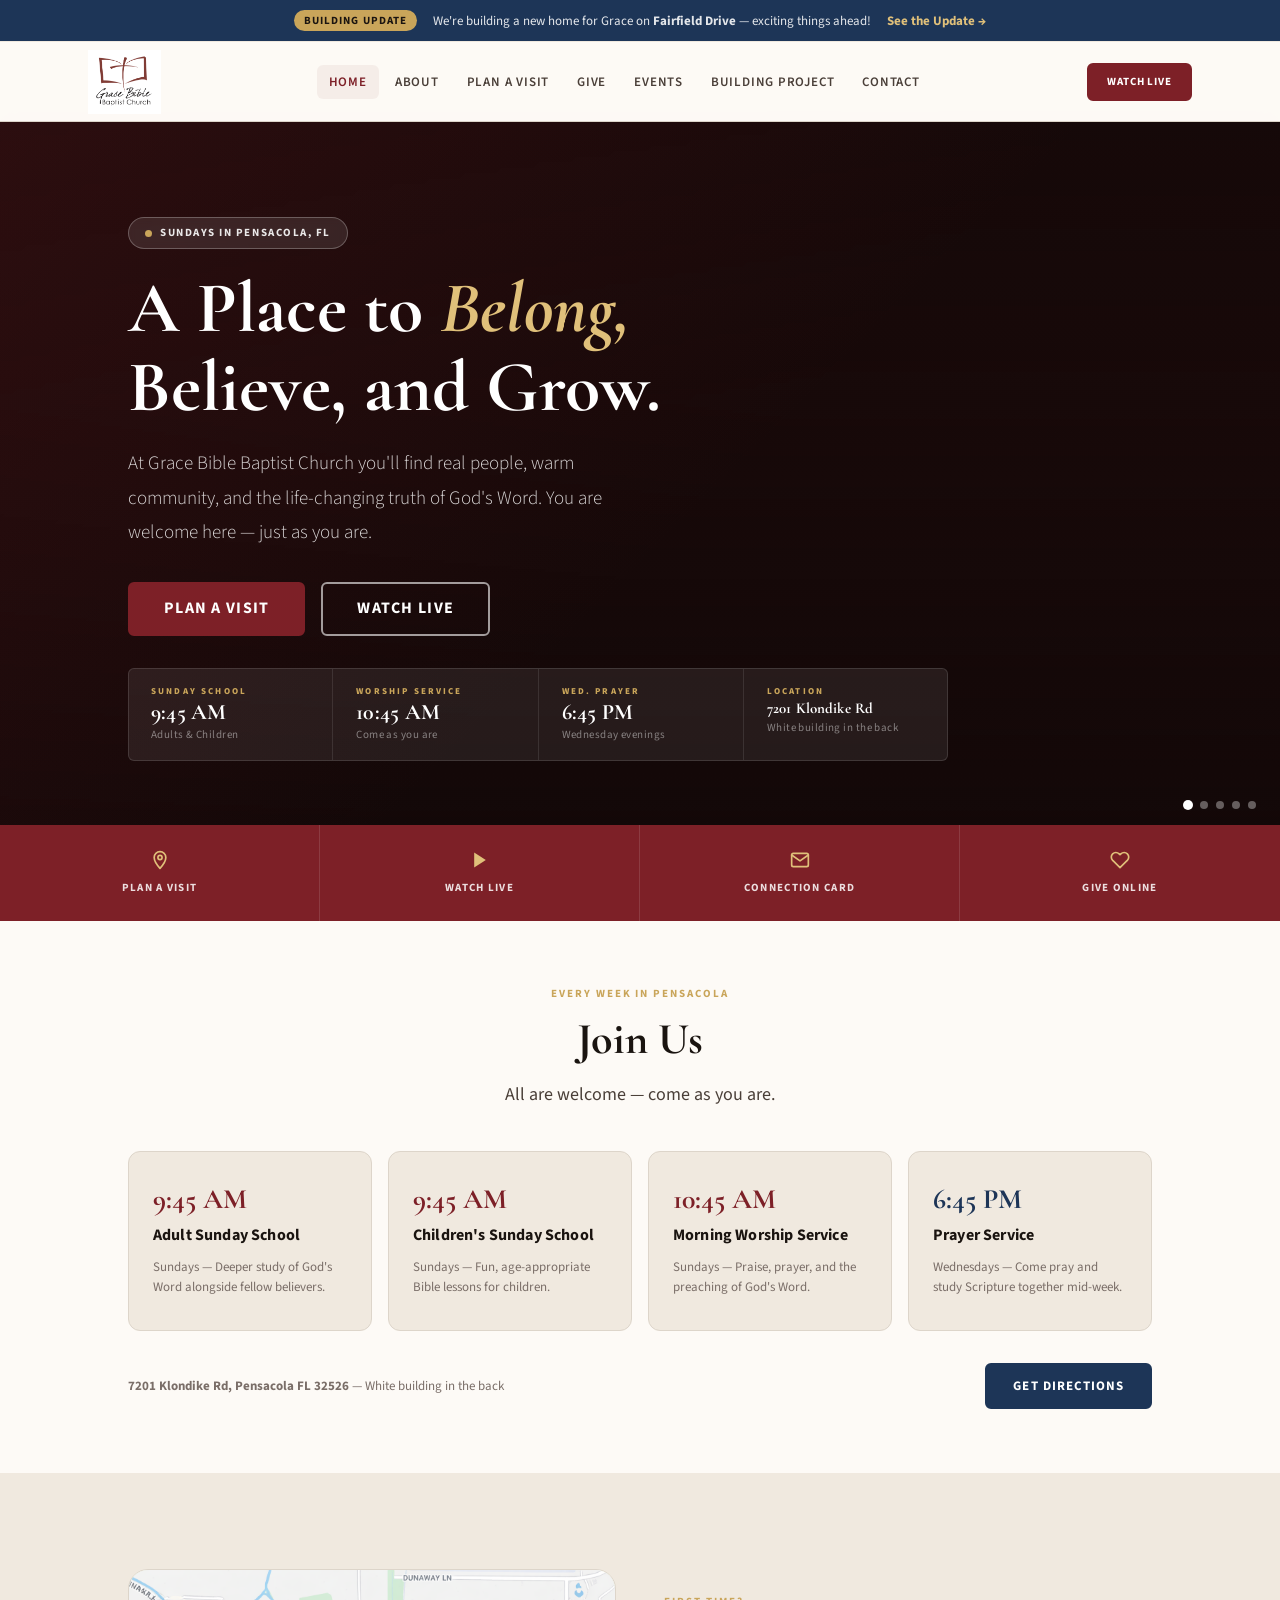
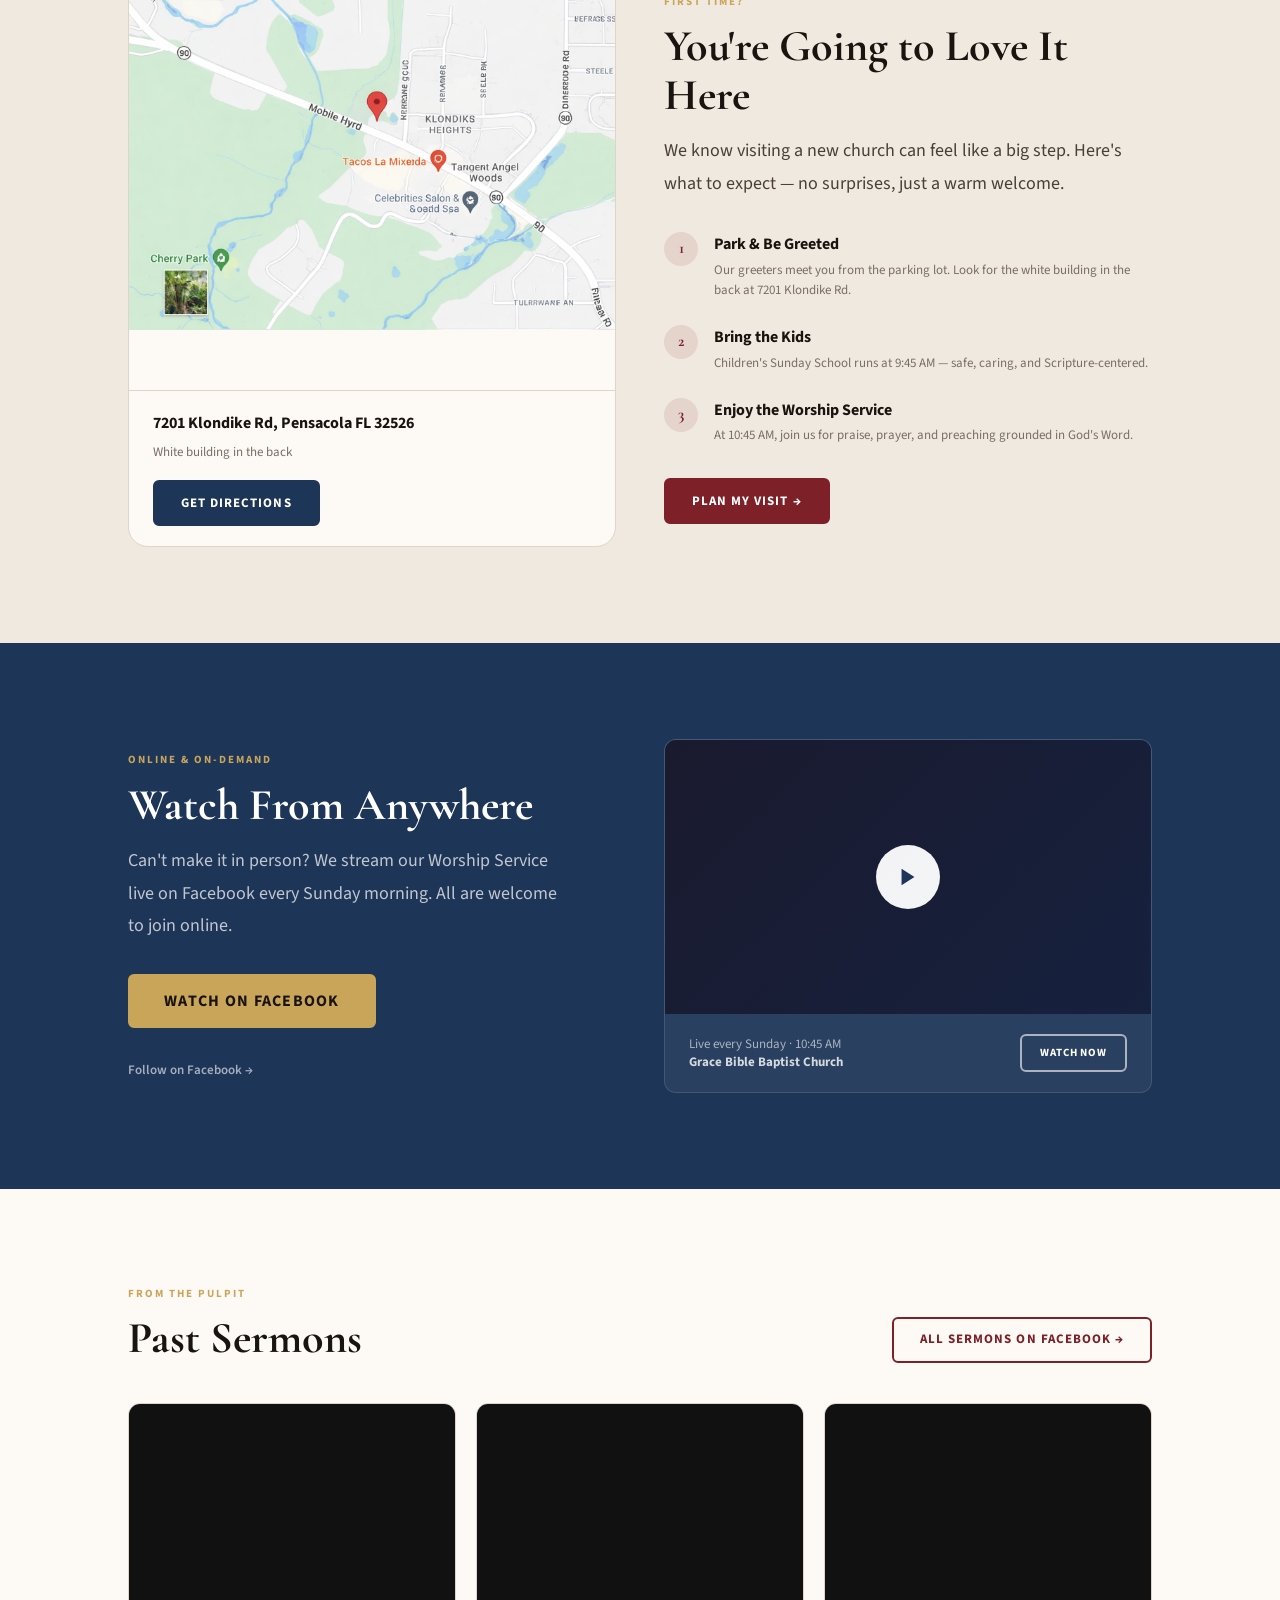
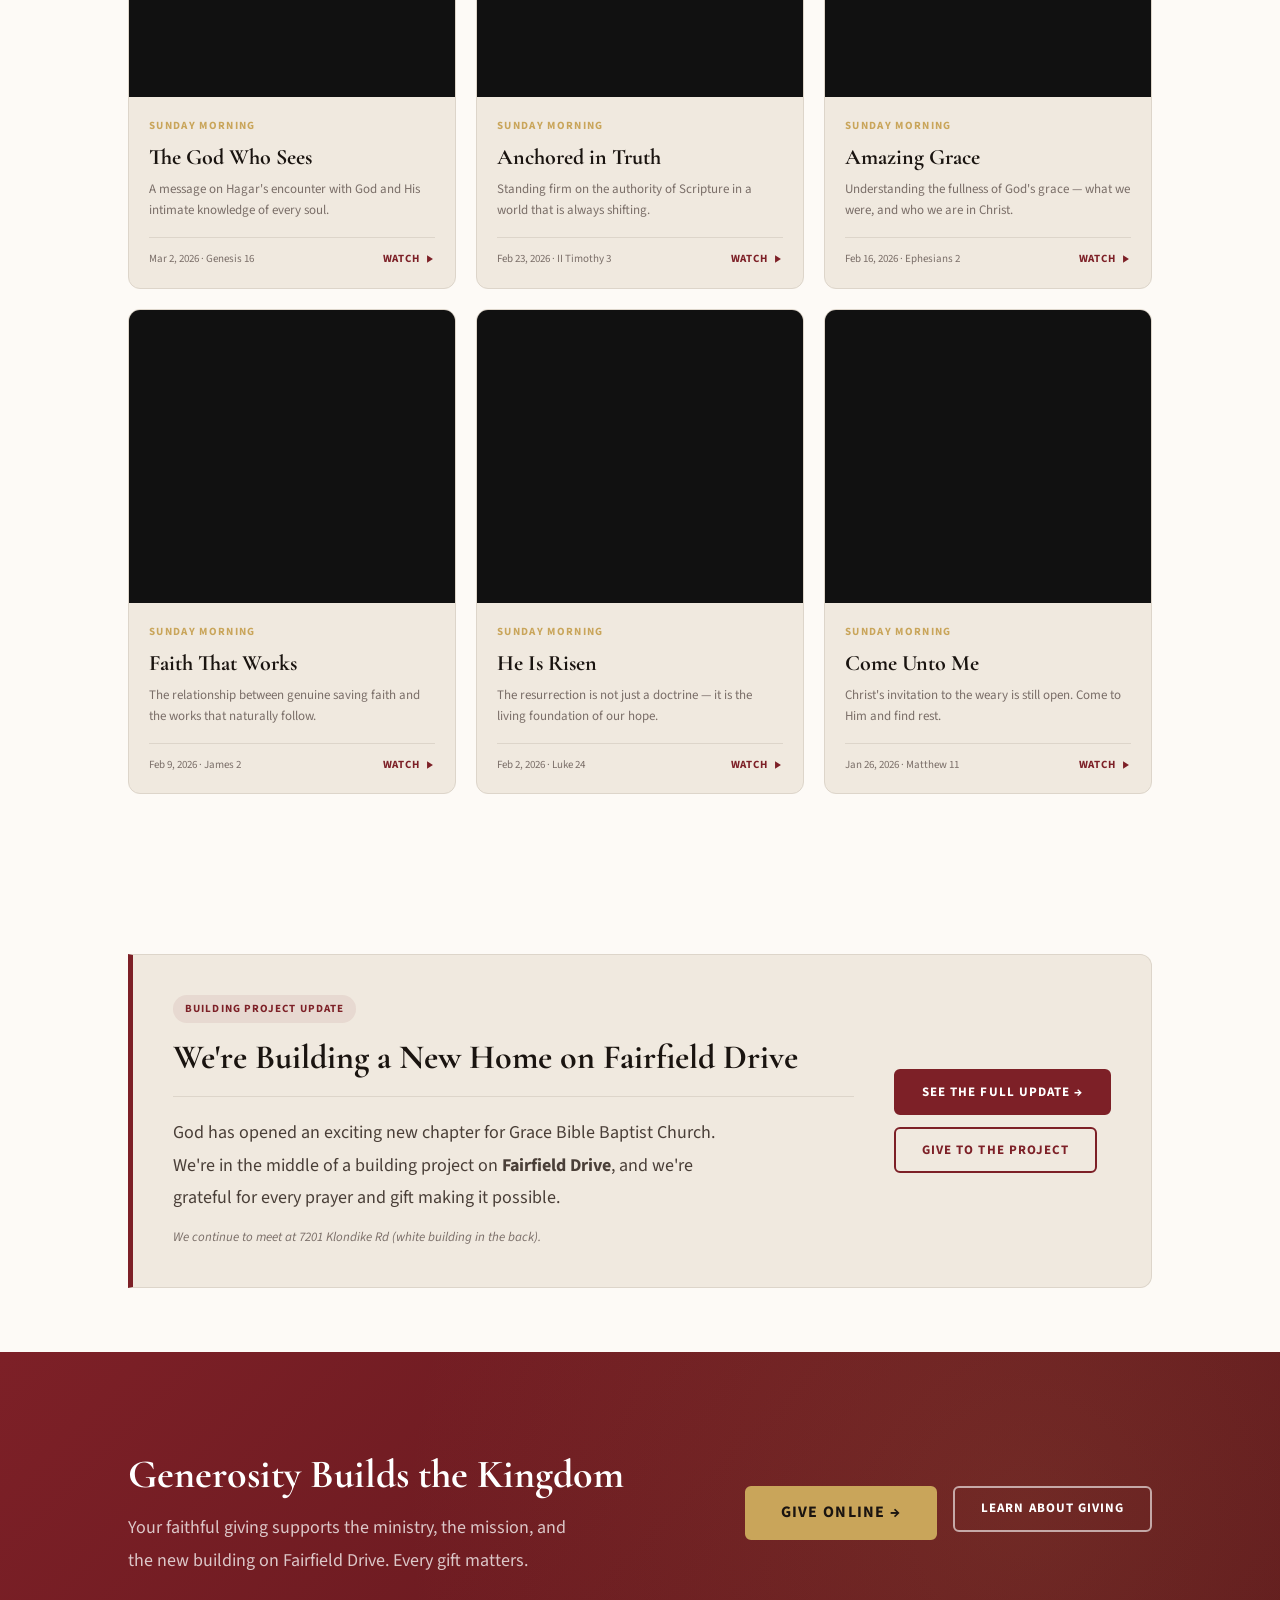
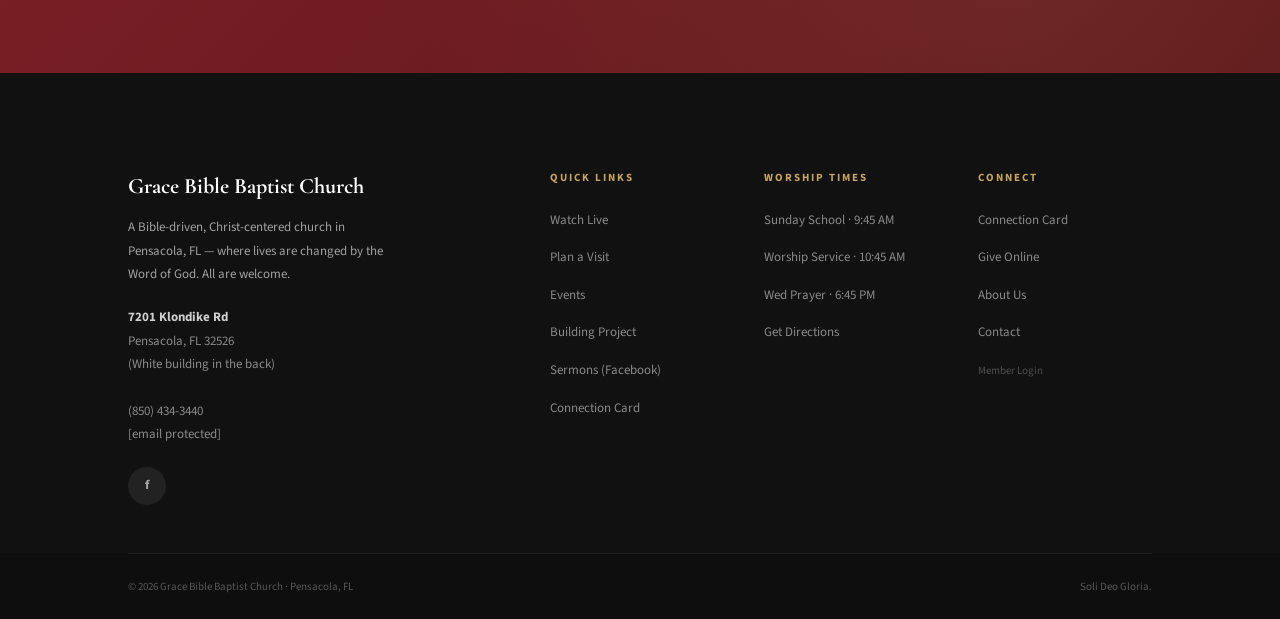
<file: index.html>
<!DOCTYPE html>
<html lang="en">
<head>
  <meta charset="UTF-8">
  <meta name="viewport" content="width=device-width, initial-scale=1.0">
  <title>Home — Grace Bible Baptist Church | Pensacola, FL</title>
  <meta name="description" content="Grace Bible Baptist Church is a Bible-driven, Christ-centered church in Pensacola, FL. Join us Sundays at 9:45 AM and 10:45 AM.">
  <link rel="preconnect" href="https://fonts.googleapis.com">
  <link href="https://fonts.googleapis.com/css2?family=Cormorant+Garamond:ital,wght@0,600;0,700;1,400;1,600&family=Source+Sans+3:wght@300;400;600;700;800&display=swap" rel="stylesheet">
  <link rel="stylesheet" href="css/styles.css">
</head>
<body>

<!-- ANNOUNCEMENT BAR — [CHANGE 4] emoji removed -->
<div class="announcement-bar" role="region" aria-label="Site announcement">
  <span class="label">Building Update</span>
  <p>We're building a new home for Grace on <strong>Fairfield Drive</strong> — exciting things ahead!</p>
  <a class="ann-link" href="building-project.html">See the Update &rarr;</a>
</div>

<!-- HEADER — [CHANGE 1] bigger logo; [CHANGE 4] no emojis; [CHANGE 5] Watch Live solid, Plan a Visit removed -->
<header class="site-header" role="banner">
  <div class="header-inner">
    <a class="logo" href="index.html" aria-label="Grace Bible Baptist Church — Home">
      <img src="assets/logo.png" alt="Grace Bible Baptist Church" width="200" height="64"
           onerror="this.style.display='none';this.nextElementSibling.style.display='flex'">
      <span class="logo-fallback" style="display:none">
        <span class="logo-icon" aria-hidden="true">&#10013;</span>
        <span class="logo-text">Grace Bible Baptist <small>Pensacola, FL</small></span>
      </span>
    </a>

    <nav aria-label="Main navigation">
      <ul class="nav-links" role="list">
        <li><a href="index.html" class="active">Home</a></li>
        <li><a href="about.html">About</a></li>
        <li><a href="plan-a-visit.html">Plan a Visit</a></li>
        <li><a href="give.html">Give</a></li>
        <li><a href="events.html">Events</a></li>
        <li><a href="building-project.html">Building Project</a></li>
        <li><a href="contact.html">Contact</a></li>
      </ul>
    </nav>

    <!-- [CHANGE 5] Watch Live is now btn-primary (solid maroon); Plan a Visit button removed -->
    <div class="nav-ctas">
      <a class="btn btn-primary btn-sm"
         href="https://www.facebook.com/share/1EXpFRQ71C/?mibextid=wwXIfr"
         target="_blank" rel="noopener noreferrer">Watch Live</a>
    </div>

    <button class="hamburger" id="hamburger-btn"
            aria-label="Open navigation menu" aria-expanded="false"
            onclick="toggleMobileMenu()">
      <span></span><span></span><span></span>
    </button>
  </div>
</header>

<!-- MOBILE MENU — [CHANGE 4] no emojis -->
<div class="mobile-menu" id="mobile-menu" role="navigation" aria-label="Mobile navigation">
  <ul role="list">
    <li><a href="index.html" class="active">Home</a></li>
    <li><a href="about.html">About</a></li>
    <li><a href="plan-a-visit.html">Plan a Visit</a></li>
    <li><a href="give.html">Give</a></li>
    <li><a href="events.html">Events</a></li>
    <li><a href="building-project.html">Building Project</a></li>
    <li><a href="contact.html">Contact</a></li>
    <li><a href="https://www.facebook.com/share/1EXpFRQ71C/?mibextid=wwXIfr"
           target="_blank" rel="noopener noreferrer">Sermons (Facebook)</a></li>
  </ul>
  <div class="mobile-menu-ctas">
    <a class="btn btn-primary" href="plan-a-visit.html" style="justify-content:center">Plan a Visit</a>
    <a class="btn btn-outline" href="https://www.facebook.com/share/1EXpFRQ71C/?mibextid=wwXIfr"
       target="_blank" rel="noopener noreferrer" style="justify-content:center">Watch Live on Facebook</a>
  </div>
</div>

<main id="main-content">

  <!-- HERO — [CHANGE 2] shorter height; [CHANGE 3] improved times typography; [CHANGE 4] no emojis -->
  <section class="hero" aria-labelledby="hero-heading">
    <div class="hero-slideshow" id="hero-slideshow" aria-hidden="true">
      <div class="hero-slide active"></div>
      <div class="hero-slide"></div>
      <div class="hero-slide"></div>
      <div class="hero-slide"></div>
      <div class="hero-slide"></div>
    </div>
    <div class="hero-overlay" aria-hidden="true"></div>
    <div class="hero-overlay-accent" aria-hidden="true"></div>

    <div class="hero-content">
      <div class="hero-badge" aria-hidden="true">
        <span class="dot"></span> Sundays in Pensacola, FL
      </div>
      <h1 id="hero-heading">A Place to <em>Belong,</em><br>Believe, and Grow.</h1>
      <p class="hero-sub">
        At Grace Bible Baptist Church you'll find real people, warm community, and the
        life-changing truth of God's Word. You are welcome here — just as you are.
      </p>
      <div class="hero-ctas">
        <a class="btn btn-primary btn-lg" href="plan-a-visit.html">Plan a Visit</a>
        <a class="btn btn-outline-white btn-lg"
           href="https://www.facebook.com/share/1EXpFRQ71C/?mibextid=wwXIfr"
           target="_blank" rel="noopener noreferrer">Watch Live</a>
      </div>

      <!-- [CHANGE 3] Improved label / value / subtext hierarchy; [CHANGE 4] no emojis -->
      <div class="hero-times" role="list" aria-label="Weekly service schedule">
        <div class="hero-time-item" role="listitem">
          <div class="hero-time-label">Sunday School</div>
          <div class="hero-time-value">9:45 AM</div>
          <div class="hero-time-desc">Adults &amp; Children</div>
        </div>
        <div class="hero-time-divider" aria-hidden="true"></div>
        <div class="hero-time-item" role="listitem">
          <div class="hero-time-label">Worship Service</div>
          <div class="hero-time-value">10:45 AM</div>
          <div class="hero-time-desc">Come as you are</div>
        </div>
        <div class="hero-time-divider" aria-hidden="true"></div>
        <div class="hero-time-item" role="listitem">
          <div class="hero-time-label">Wed. Prayer</div>
          <div class="hero-time-value">6:45 PM</div>
          <div class="hero-time-desc">Wednesday evenings</div>
        </div>
        <div class="hero-time-divider" aria-hidden="true"></div>
        <div class="hero-time-item" role="listitem">
          <div class="hero-time-label">Location</div>
          <div class="hero-time-value" style="font-size:15px">7201 Klondike Rd</div>
          <div class="hero-time-desc">White building in the back</div>
        </div>
      </div>
    </div>

    <div class="slideshow-dots" id="slideshow-dots"
         role="group" aria-label="Slideshow navigation"></div>
  </section>

  <!-- QUICK ACTIONS — [CHANGE 4] SVG icons replace emojis -->
  <nav class="quick-actions" aria-label="Quick actions">
    <div class="quick-actions-inner" role="list">
      <a class="qa-btn" href="plan-a-visit.html" role="listitem">
        <span class="qa-icon" aria-hidden="true">
          <svg viewBox="0 0 24 24" fill="none" stroke="currentColor" stroke-width="2" stroke-linecap="round" stroke-linejoin="round"><path d="M12 2C8.13 2 5 5.13 5 9c0 5.25 7 13 7 13s7-7.75 7-13c0-3.87-3.13-7-7-7z"/><circle cx="12" cy="9" r="2.5"/></svg>
        </span>
        Plan a Visit
      </a>
      <a class="qa-btn" href="https://www.facebook.com/share/1EXpFRQ71C/?mibextid=wwXIfr"
         target="_blank" rel="noopener noreferrer" role="listitem">
        <span class="qa-icon" aria-hidden="true">
          <svg viewBox="0 0 24 24" fill="currentColor"><polygon points="5,3 19,12 5,21"/></svg>
        </span>
        Watch Live
      </a>
      <a class="qa-btn" href="https://gbbcpensacola.churchtrac.com/card/4"
         target="_blank" rel="noopener noreferrer" role="listitem">
        <span class="qa-icon" aria-hidden="true">
          <svg viewBox="0 0 24 24" fill="none" stroke="currentColor" stroke-width="2" stroke-linecap="round" stroke-linejoin="round"><path d="M4 4h16c1.1 0 2 .9 2 2v12c0 1.1-.9 2-2 2H4c-1.1 0-2-.9-2-2V6c0-1.1.9-2 2-2z"/><polyline points="22,6 12,13 2,6"/></svg>
        </span>
        Connection Card
      </a>
      <a class="qa-btn" href="https://gbbcpensacola.churchtrac.com/give"
         target="_blank" rel="noopener noreferrer" role="listitem">
        <span class="qa-icon" aria-hidden="true">
          <svg viewBox="0 0 24 24" fill="none" stroke="currentColor" stroke-width="2" stroke-linecap="round" stroke-linejoin="round"><path d="M20.84 4.61a5.5 5.5 0 0 0-7.78 0L12 5.67l-1.06-1.06a5.5 5.5 0 0 0-7.78 7.78l1.06 1.06L12 21.23l7.78-7.78 1.06-1.06a5.5 5.5 0 0 0 0-7.78z"/></svg>
        </span>
        Give Online
      </a>
    </div>
  </nav>

  <!-- SERVICE TIMES — [CHANGE 4] text abbreviation icons replace emojis -->
  <section class="service-times-section section-sm" aria-labelledby="times-heading">
    <div class="container">
      <div class="text-center" style="max-width:600px;margin:0 auto var(--space-4)">
        <span class="eyebrow">Every Week in Pensacola</span>
        <h2 id="times-heading" class="section-heading">Join Us</h2>
        <p class="section-sub">All are welcome — come as you are.</p>
      </div>
      <div class="service-times-grid">
        <article class="time-card">
          <h3>9:45 AM</h3>
          <strong>Adult Sunday School</strong>
          <p>Sundays — Deeper study of God's Word alongside fellow believers.</p>
        </article>
        <article class="time-card">
          <h3>9:45 AM</h3>
          <strong>Children's Sunday School</strong>
          <p>Sundays — Fun, age-appropriate Bible lessons for children.</p>
        </article>
        <article class="time-card">
          <h3>10:45 AM</h3>
          <strong>Morning Worship Service</strong>
          <p>Sundays — Praise, prayer, and the preaching of God's Word.</p>
        </article>
        <article class="time-card wednesday">
          <h3>6:45 PM</h3>
          <strong>Prayer Service</strong>
          <p>Wednesdays — Come pray and study Scripture together mid-week.</p>
        </article>
      </div>
      <!-- [CHANGE 4] no emojis in directions row -->
      <div class="directions-row">
        <p><strong>7201 Klondike Rd, Pensacola FL 32526</strong> &mdash; White building in the back</p>
        <button class="btn-directions"
                onclick="getDirections('7201 Klondike Rd, Pensacola, FL 32526')"
                aria-label="Get directions to 7201 Klondike Road">
          Get Directions
        </button>
      </div>
    </div>
  </section>

  <!-- PLAN A VISIT PREVIEW — [CHANGE 7] left side replaced with embedded map -->
  <section class="visit-section section" aria-labelledby="visit-home-heading">
    <div class="container">
      <div class="visit-grid">

        <!-- [CHANGE 7] Clickable Google Maps embed; triggers smart OS directions on button click -->
        <div class="visit-map-wrap">
          <!-- Static map — no Google Maps SDK, no overlay bubble.
               Clicking opens smart OS directions via getDirections().
               TO REPLACE WITH LOCAL IMAGE: save a screenshot as assets/klondike-map.png
               and change the <img src> to "assets/klondike-map.png" -->
          <div class="visit-map-embed visit-map-static">
            <a class="map-click"
               href="javascript:getDirections('7201 Klondike Rd, Pensacola, FL 32526')"
               aria-label="Get directions to 7201 Klondike Rd, Pensacola FL">
              <!-- MAP IMAGE:
                   • BEST: add your own screenshot at assets/klondike-map.png (z15, ~640×360)
                     and it will be used automatically.
                   • AUTOMATIC FALLBACK: if that file is missing, a free OSM static tile
                     loads instead — still no bubble, no iframe, fully clickable.
                   • LAST RESORT: if both fail, CSS shows a clean map-colored background + pin. -->
              <img
                src="assets/klondike-map.png"
                onerror="this.src='https://staticmap.openstreetmap.de/staticmap.php?center=30.4554,-87.3645&zoom=15&size=640x360&markers=30.4554,-87.3645,red-pushpin';this.onerror=function(){this.classList.add('map-img-missing');this.onerror=null;}"
                alt="Map showing 7201 Klondike Rd, Pensacola FL 32526"
                width="640" height="360">
              <span class="visit-map-hint" aria-hidden="true">Get Directions</span>
            </a>
          </div>
          <div class="visit-map-footer">
            <div class="visit-map-address">
              <strong>7201 Klondike Rd, Pensacola FL 32526</strong>
              <span>White building in the back</span>
            </div>
            <!-- Smart directions: iOS → Apple Maps, else → Google Maps -->
            <button class="btn-directions"
                    onclick="getDirections('7201 Klondike Rd, Pensacola, FL 32526')"
                    aria-label="Open directions to 7201 Klondike Rd in your maps app">
              Get Directions
            </button>
          </div>
        </div>

        <div>
          <span class="eyebrow">First Time?</span>
          <h2 id="visit-home-heading" class="section-heading">You're Going to Love It Here</h2>
          <p class="section-sub">
            We know visiting a new church can feel like a big step. Here's what to expect —
            no surprises, just a warm welcome.
          </p>
          <div class="visit-steps">
            <div class="visit-step">
              <span class="step-num" aria-hidden="true">1</span>
              <div class="step-body">
                <strong>Park &amp; Be Greeted</strong>
                <p>Our greeters meet you from the parking lot. Look for the white building in the back at 7201 Klondike Rd.</p>
              </div>
            </div>
            <div class="visit-step">
              <span class="step-num" aria-hidden="true">2</span>
              <div class="step-body">
                <strong>Bring the Kids</strong>
                <p>Children's Sunday School runs at 9:45 AM — safe, caring, and Scripture-centered.</p>
              </div>
            </div>
            <div class="visit-step">
              <span class="step-num" aria-hidden="true">3</span>
              <div class="step-body">
                <strong>Enjoy the Worship Service</strong>
                <p>At 10:45 AM, join us for praise, prayer, and preaching grounded in God's Word.</p>
              </div>
            </div>
          </div>
          <div class="flex-row">
            <a class="btn btn-primary" href="plan-a-visit.html">Plan My Visit &rarr;</a>
          </div>
        </div>
      </div>
    </div>
  </section>

  <!-- WATCH LIVE — [CHANGE 4] no emojis -->
  <section class="watch-section section" aria-labelledby="watch-heading">
    <div class="container">
      <div class="watch-grid">
        <div>
          <span class="eyebrow">Online &amp; On-Demand</span>
          <h2 id="watch-heading" class="section-heading">Watch From Anywhere</h2>
          <p style="font-size:var(--text-md);color:rgba(255,255,255,0.72);line-height:var(--leading-loose);max-width:440px;margin-bottom:var(--space-8);">
            Can't make it in person? We stream our Worship Service live on Facebook every
            Sunday morning. All are welcome to join online.
          </p>
          <a class="btn btn-gold btn-lg"
             href="https://www.facebook.com/share/1EXpFRQ71C/?mibextid=wwXIfr"
             target="_blank" rel="noopener noreferrer">Watch on Facebook</a>
          <div class="watch-sub-links">
            <a href="https://www.facebook.com/share/1EXpFRQ71C/?mibextid=wwXIfr"
               target="_blank" rel="noopener noreferrer">Follow on Facebook &rarr;</a>
          </div>
        </div>
        <div class="fb-embed-card">
          <a class="fb-embed-thumb"
             href="https://www.facebook.com/share/1EXpFRQ71C/?mibextid=wwXIfr"
             target="_blank" rel="noopener noreferrer"
             aria-label="Watch Grace Bible Baptist Church live on Facebook">
            <div class="fb-thumb-bg" aria-hidden="true"></div>
            <div class="fb-play" aria-hidden="true">
              <!-- SVG play icon — no emoji -->
              <svg viewBox="0 0 24 24" fill="currentColor" aria-hidden="true"><polygon points="5,3 19,12 5,21"/></svg>
            </div>
          </a>
          <div class="fb-embed-footer">
            <p>Live every Sunday &middot; 10:45 AM<br>
               <strong style="color:rgba(255,255,255,0.8)">Grace Bible Baptist Church</strong></p>
            <a class="btn btn-outline-white btn-sm"
               href="https://www.facebook.com/share/1EXpFRQ71C/?mibextid=wwXIfr"
               target="_blank" rel="noopener noreferrer">Watch Now</a>
          </div>
        </div>
      </div>
    </div>
  </section>

  <!-- =========================================================
       [CHANGE 6] PAST SERMONS — new section after Watch Live
       Replace each Facebook URL with the actual video link.
       ========================================================= -->
  <section class="sermons-section section" aria-labelledby="sermons-heading">
    <div class="container">
      <div style="display:flex;justify-content:space-between;align-items:flex-end;flex-wrap:wrap;gap:var(--space-5);margin-bottom:var(--space-4)">
        <div>
          <span class="eyebrow">From the Pulpit</span>
          <h2 id="sermons-heading" class="section-heading" style="margin-bottom:0">Past Sermons</h2>
        </div>
        <a class="btn btn-outline"
           href="https://www.facebook.com/share/1EXpFRQ71C/?mibextid=wwXIfr"
           target="_blank" rel="noopener noreferrer">All Sermons on Facebook &rarr;</a>
      </div>

      <div class="sermon-grid" data-sermons-grid>

        <!-- Sermon 1 -->
        <div class="sermon-card">
          <div class="video-embed" data-sermon-video>
            <iframe src="https://www.facebook.com/plugins/video.php?height=476&href=https%3A%2F%2Fwww.facebook.com%2FGBBCPensacola%2Fvideos%2F1266445985420992%2F&show_text=false&width=267&t=0" scrolling="no" frameborder="0" allowfullscreen="true" allow="autoplay; clipboard-write; encrypted-media; picture-in-picture; web-share" title="The God Who Sees"></iframe>
          </div>
          <div class="sermon-body">
            <div class="sermon-series">Sunday Morning</div>
            <div class="sermon-title">The God Who Sees</div>
            <div class="sermon-desc">A message on Hagar's encounter with God and His intimate knowledge of every soul.</div>
            <div class="sermon-meta">
              <span>Mar 2, 2026 &middot; Genesis 16</span>
              <a class="sermon-watch-btn" href="https://www.facebook.com/GBBCPensacola/videos/1266445985420992/" target="_blank" rel="noopener noreferrer">
                Watch
                <svg viewBox="0 0 24 24" fill="currentColor"><polygon points="5,3 19,12 5,21"/></svg>
              </a>
            </div>
          </div>
        </div>

        <!-- Sermon 2 -->
        <div class="sermon-card">
          <div class="video-embed" data-sermon-video>
            <iframe src="https://www.facebook.com/plugins/video.php?height=476&href=https%3A%2F%2Fwww.facebook.com%2FGBBCPensacola%2Fvideos%2F1444569347366595%2F&show_text=false&width=267&t=0" scrolling="no" frameborder="0" allowfullscreen="true" allow="autoplay; clipboard-write; encrypted-media; picture-in-picture; web-share" title="Anchored in Truth"></iframe>
          </div>
          <div class="sermon-body">
            <div class="sermon-series">Sunday Morning</div>
            <div class="sermon-title">Anchored in Truth</div>
            <div class="sermon-desc">Standing firm on the authority of Scripture in a world that is always shifting.</div>
            <div class="sermon-meta">
              <span>Feb 23, 2026 &middot; II Timothy 3</span>
              <a class="sermon-watch-btn" href="https://www.facebook.com/GBBCPensacola/videos/1444569347366595/" target="_blank" rel="noopener noreferrer">
                Watch
                <svg viewBox="0 0 24 24" fill="currentColor"><polygon points="5,3 19,12 5,21"/></svg>
              </a>
            </div>
          </div>
        </div>

        <!-- Sermon 3 -->
        <div class="sermon-card">
          <div class="video-embed" data-sermon-video>
            <iframe src="https://www.facebook.com/plugins/video.php?height=476&href=https%3A%2F%2Fwww.facebook.com%2FGBBCPensacola%2Fvideos%2F1302229335262818%2F&show_text=false&width=267&t=0" scrolling="no" frameborder="0" allowfullscreen="true" allow="autoplay; clipboard-write; encrypted-media; picture-in-picture; web-share" title="Amazing Grace"></iframe>
          </div>
          <div class="sermon-body">
            <div class="sermon-series">Sunday Morning</div>
            <div class="sermon-title">Amazing Grace</div>
            <div class="sermon-desc">Understanding the fullness of God's grace — what we were, and who we are in Christ.</div>
            <div class="sermon-meta">
              <span>Feb 16, 2026 &middot; Ephesians 2</span>
              <a class="sermon-watch-btn" href="https://www.facebook.com/GBBCPensacola/videos/1302229335262818/" target="_blank" rel="noopener noreferrer">
                Watch
                <svg viewBox="0 0 24 24" fill="currentColor"><polygon points="5,3 19,12 5,21"/></svg>
              </a>
            </div>
          </div>
        </div>

        <!-- Sermon 4 -->
        <div class="sermon-card">
          <div class="video-embed" data-sermon-video>
            <iframe src="https://www.facebook.com/plugins/video.php?height=476&href=https%3A%2F%2Fwww.facebook.com%2FGBBCPensacola%2Fvideos%2F1421395273016933%2F&show_text=false&width=267&t=0" scrolling="no" frameborder="0" allowfullscreen="true" allow="autoplay; clipboard-write; encrypted-media; picture-in-picture; web-share" title="Faith That Works"></iframe>
          </div>
          <div class="sermon-body">
            <div class="sermon-series">Sunday Morning</div>
            <div class="sermon-title">Faith That Works</div>
            <div class="sermon-desc">The relationship between genuine saving faith and the works that naturally follow.</div>
            <div class="sermon-meta">
              <span>Feb 9, 2026 &middot; James 2</span>
              <a class="sermon-watch-btn" href="https://www.facebook.com/GBBCPensacola/videos/1421395273016933/" target="_blank" rel="noopener noreferrer">
                Watch
                <svg viewBox="0 0 24 24" fill="currentColor"><polygon points="5,3 19,12 5,21"/></svg>
              </a>
            </div>
          </div>
        </div>

        <!-- Sermon 5 -->
        <div class="sermon-card">
          <div class="video-embed" data-sermon-video>
            <iframe src="https://www.facebook.com/plugins/video.php?height=476&href=https%3A%2F%2Fwww.facebook.com%2FGBBCPensacola%2Fvideos%2F1463608455110011%2F&show_text=false&width=267&t=0" scrolling="no" frameborder="0" allowfullscreen="true" allow="autoplay; clipboard-write; encrypted-media; picture-in-picture; web-share" title="He Is Risen"></iframe>
          </div>
          <div class="sermon-body">
            <div class="sermon-series">Sunday Morning</div>
            <div class="sermon-title">He Is Risen</div>
            <div class="sermon-desc">The resurrection is not just a doctrine — it is the living foundation of our hope.</div>
            <div class="sermon-meta">
              <span>Feb 2, 2026 &middot; Luke 24</span>
              <a class="sermon-watch-btn" href="https://www.facebook.com/GBBCPensacola/videos/1463608455110011/" target="_blank" rel="noopener noreferrer">
                Watch
                <svg viewBox="0 0 24 24" fill="currentColor"><polygon points="5,3 19,12 5,21"/></svg>
              </a>
            </div>
          </div>
        </div>

        <!-- Sermon 6 -->
        <div class="sermon-card">
          <div class="video-embed" data-sermon-video>
            <iframe src="https://www.facebook.com/plugins/video.php?height=476&href=https%3A%2F%2Fwww.facebook.com%2FGBBCPensacola%2Fvideos%2F26772078935726169%2F&show_text=false&width=267&t=0" scrolling="no" frameborder="0" allowfullscreen="true" allow="autoplay; clipboard-write; encrypted-media; picture-in-picture; web-share" title="Come Unto Me"></iframe>
          </div>
          <div class="sermon-body">
            <div class="sermon-series">Sunday Morning</div>
            <div class="sermon-title">Come Unto Me</div>
            <div class="sermon-desc">Christ's invitation to the weary is still open. Come to Him and find rest.</div>
            <div class="sermon-meta">
              <span>Jan 26, 2026 &middot; Matthew 11</span>
              <a class="sermon-watch-btn" href="https://www.facebook.com/GBBCPensacola/videos/26772078935726169/" target="_blank" rel="noopener noreferrer">
                Watch
                <svg viewBox="0 0 24 24" fill="currentColor"><polygon points="5,3 19,12 5,21"/></svg>
              </a>
            </div>
          </div>
        </div>

      </div><!-- /sermon-grid -->
    </div>
  </section>

  <!-- BUILDING PROJECT CARD — [CHANGE 4] no emojis -->
  <section class="building-section section-sm">
    <div class="container">
      <div class="building-card">
        <div>
          <div class="building-badge">Building Project Update</div>
          <h2 class="section-heading" style="font-size:clamp(22px,3vw,34px);margin-bottom:0">
            We're Building a New Home on Fairfield Drive
          </h2>
          <hr class="divider">
          <p style="font-size:var(--text-md);color:var(--color-text-secondary);line-height:var(--leading-loose);max-width:560px">
            God has opened an exciting new chapter for Grace Bible Baptist Church. We're in the
            middle of a building project on <strong>Fairfield Drive</strong>, and we're grateful
            for every prayer and gift making it possible.
          </p>
          <p style="font-size:var(--text-sm);color:var(--color-text-muted);margin-top:var(--space-3)">
            <em>We continue to meet at 7201 Klondike Rd (white building in the back).</em>
          </p>
        </div>
        <div style="display:flex;flex-direction:column;gap:var(--space-3);align-items:flex-start">
          <a class="btn btn-primary" href="building-project.html">See the Full Update &rarr;</a>
          <a class="btn btn-outline" href="https://gbbcpensacola.churchtrac.com/give"
             target="_blank" rel="noopener noreferrer">Give to the Project</a>
        </div>
      </div>
    </div>
  </section>

  <!-- GIVE STRIP -->
  <section class="give-section section" aria-labelledby="give-home-heading">
    <div class="container">
      <div class="give-inner">
        <div class="give-text">
          <h2 id="give-home-heading">Generosity Builds the Kingdom</h2>
          <p>Your faithful giving supports the ministry, the mission, and the new building on
             Fairfield Drive. Every gift matters.</p>
        </div>
        <div class="give-ctas">
          <a class="btn btn-gold btn-lg"
             href="https://gbbcpensacola.churchtrac.com/give"
             target="_blank" rel="noopener noreferrer">Give Online &rarr;</a>
          <a class="btn btn-outline-white" href="give.html">Learn About Giving</a>
        </div>
      </div>
    </div>
  </section>

</main>

<!-- FOOTER — [CHANGE 4] no emojis -->
<footer role="contentinfo">
  <div class="container">
    <div class="footer-grid">
      <div class="footer-brand">
        <h3>Grace Bible Baptist Church</h3>
        <p>A Bible-driven, Christ-centered church in Pensacola, FL — where lives are changed
           by the Word of God. All are welcome.</p>
        <address class="footer-address">
          <strong>7201 Klondike Rd</strong><br>
          Pensacola, FL 32526<br>
          (White building in the back)<br><br>
          <a href="tel:+18504343440">(850) 434-3440</a><br>
          <a href="/cdn-cgi/l/email-protection#e48d8a828ba48386868794818a9785878b8885ca8b9683"><span class="__cf_email__" data-cfemail="95fcfbf3fad5f2f7f7f6e5f0fbe6f4f6faf9f4bbfae7f2">[email&#160;protected]</span></a>
        </address>
        <div class="social-links">
          <a class="social-link"
             href="https://www.facebook.com/share/1EXpFRQ71C/?mibextid=wwXIfr"
             target="_blank" rel="noopener noreferrer" aria-label="Follow us on Facebook">f</a>
        </div>
      </div>
      <div class="footer-col">
        <h4>Quick Links</h4>
        <ul>
          <li><a href="https://www.facebook.com/share/1EXpFRQ71C/?mibextid=wwXIfr"
                 target="_blank" rel="noopener noreferrer">Watch Live</a></li>
          <li><a href="plan-a-visit.html">Plan a Visit</a></li>
          <li><a href="events.html">Events</a></li>
          <li><a href="building-project.html">Building Project</a></li>
          <li><a href="https://www.facebook.com/share/1EXpFRQ71C/?mibextid=wwXIfr"
                 target="_blank" rel="noopener noreferrer">Sermons (Facebook)</a></li>
          <li><a href="https://gbbcpensacola.churchtrac.com/card/4"
                 target="_blank" rel="noopener noreferrer">Connection Card</a></li>
        </ul>
      </div>
      <div class="footer-col">
        <h4>Worship Times</h4>
        <ul>
          <li><a href="plan-a-visit.html">Sunday School &middot; 9:45 AM</a></li>
          <li><a href="plan-a-visit.html">Worship Service &middot; 10:45 AM</a></li>
          <li><a href="plan-a-visit.html">Wed Prayer &middot; 6:45 PM</a></li>
          <li><a href="#" onclick="getDirections('7201 Klondike Rd, Pensacola, FL 32526');return false">
            Get Directions</a></li>
        </ul>
      </div>
      <div class="footer-col">
        <h4>Connect</h4>
        <ul>
          <li><a href="https://gbbcpensacola.churchtrac.com/card/4"
                 target="_blank" rel="noopener noreferrer">Connection Card</a></li>
          <li><a href="https://gbbcpensacola.churchtrac.com/give"
                 target="_blank" rel="noopener noreferrer">Give Online</a></li>
          <li><a href="about.html">About Us</a></li>
          <li><a href="contact.html">Contact</a></li>
          <li><a href="https://gbbcpensacola.churchtrac.com"
                 target="_blank" rel="noopener noreferrer"
                 style="opacity:.5;font-size:11px">Member Login</a></li>
        </ul>
      </div>
    </div>
  </div>
  <div style="background:rgba(0,0,0,0.2)">
    <div class="container">
      <div class="footer-bottom">
        <span>&copy; 2026 Grace Bible Baptist Church &middot; Pensacola, FL</span>
        <span>Soli Deo Gloria.</span>
      </div>
    </div>
  </div>
</footer>
<script src="js/main.js" defer></script>
</body>
</html>
</file>
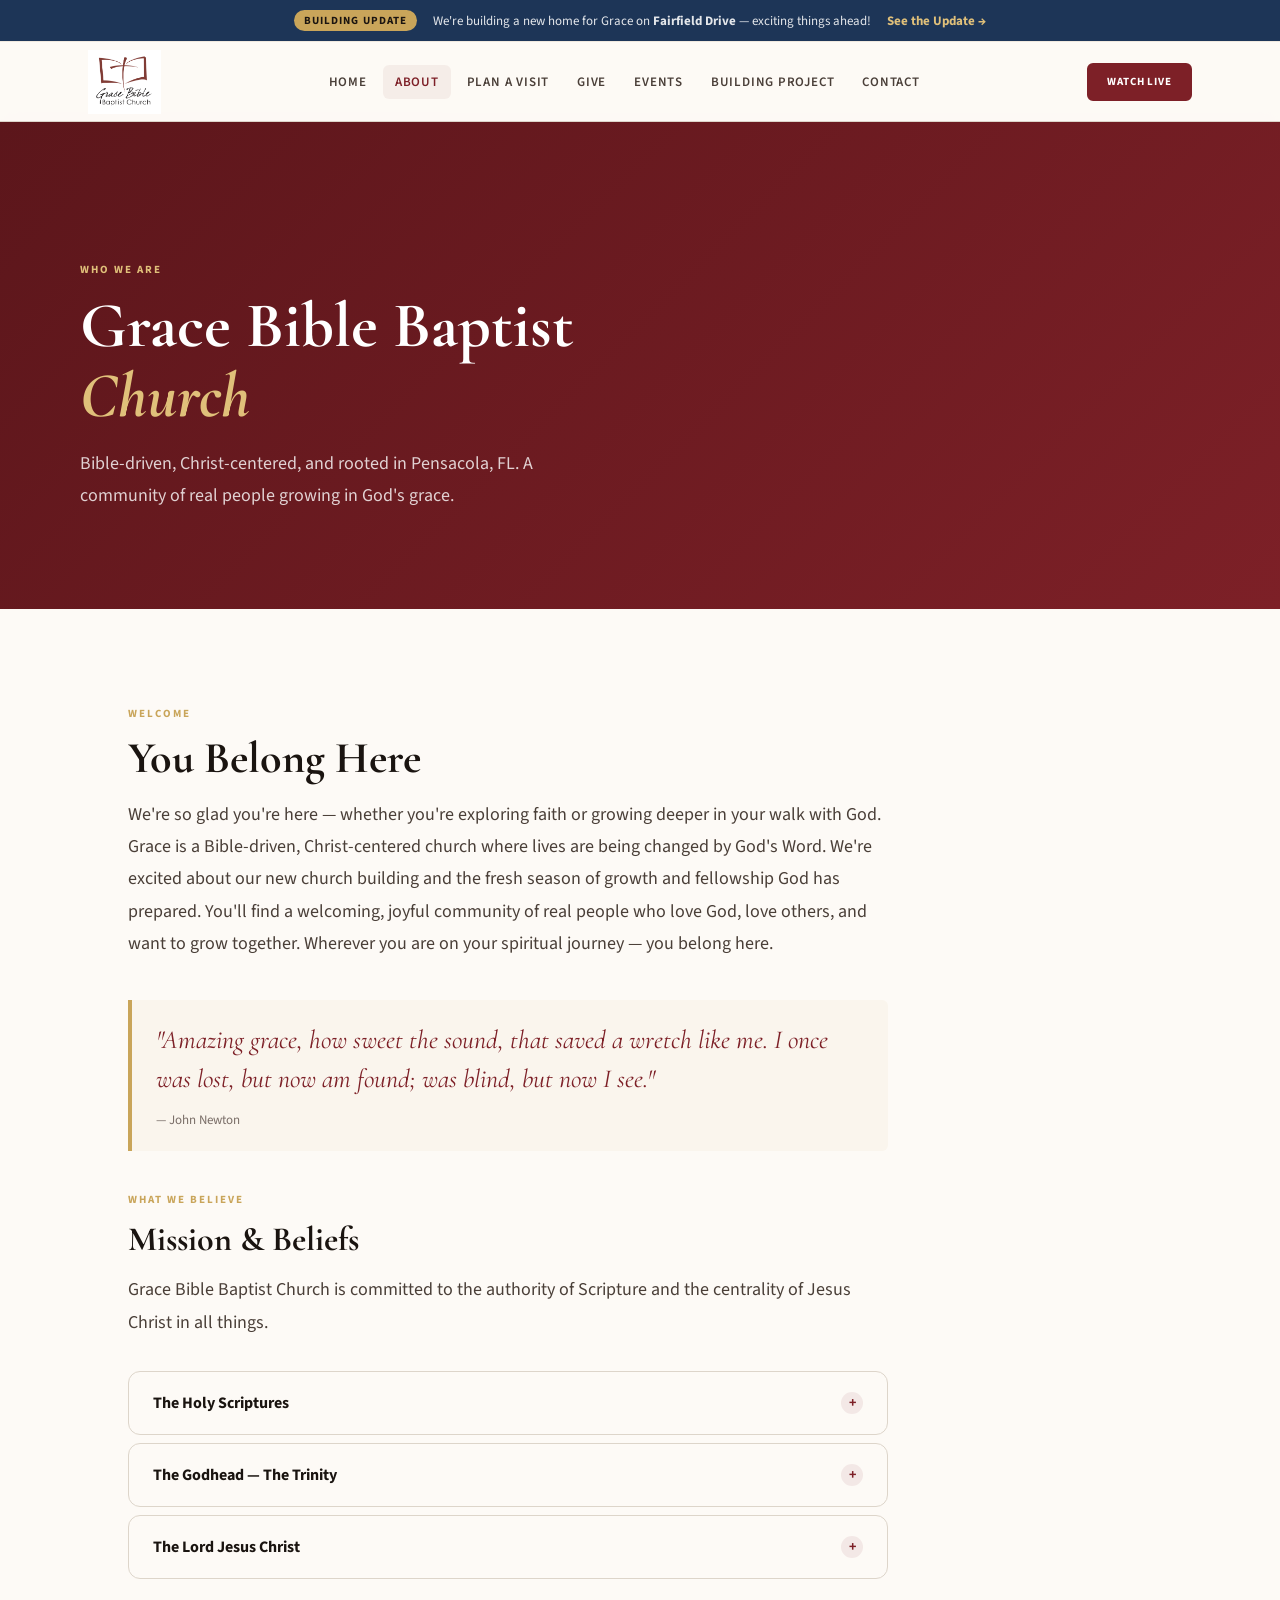
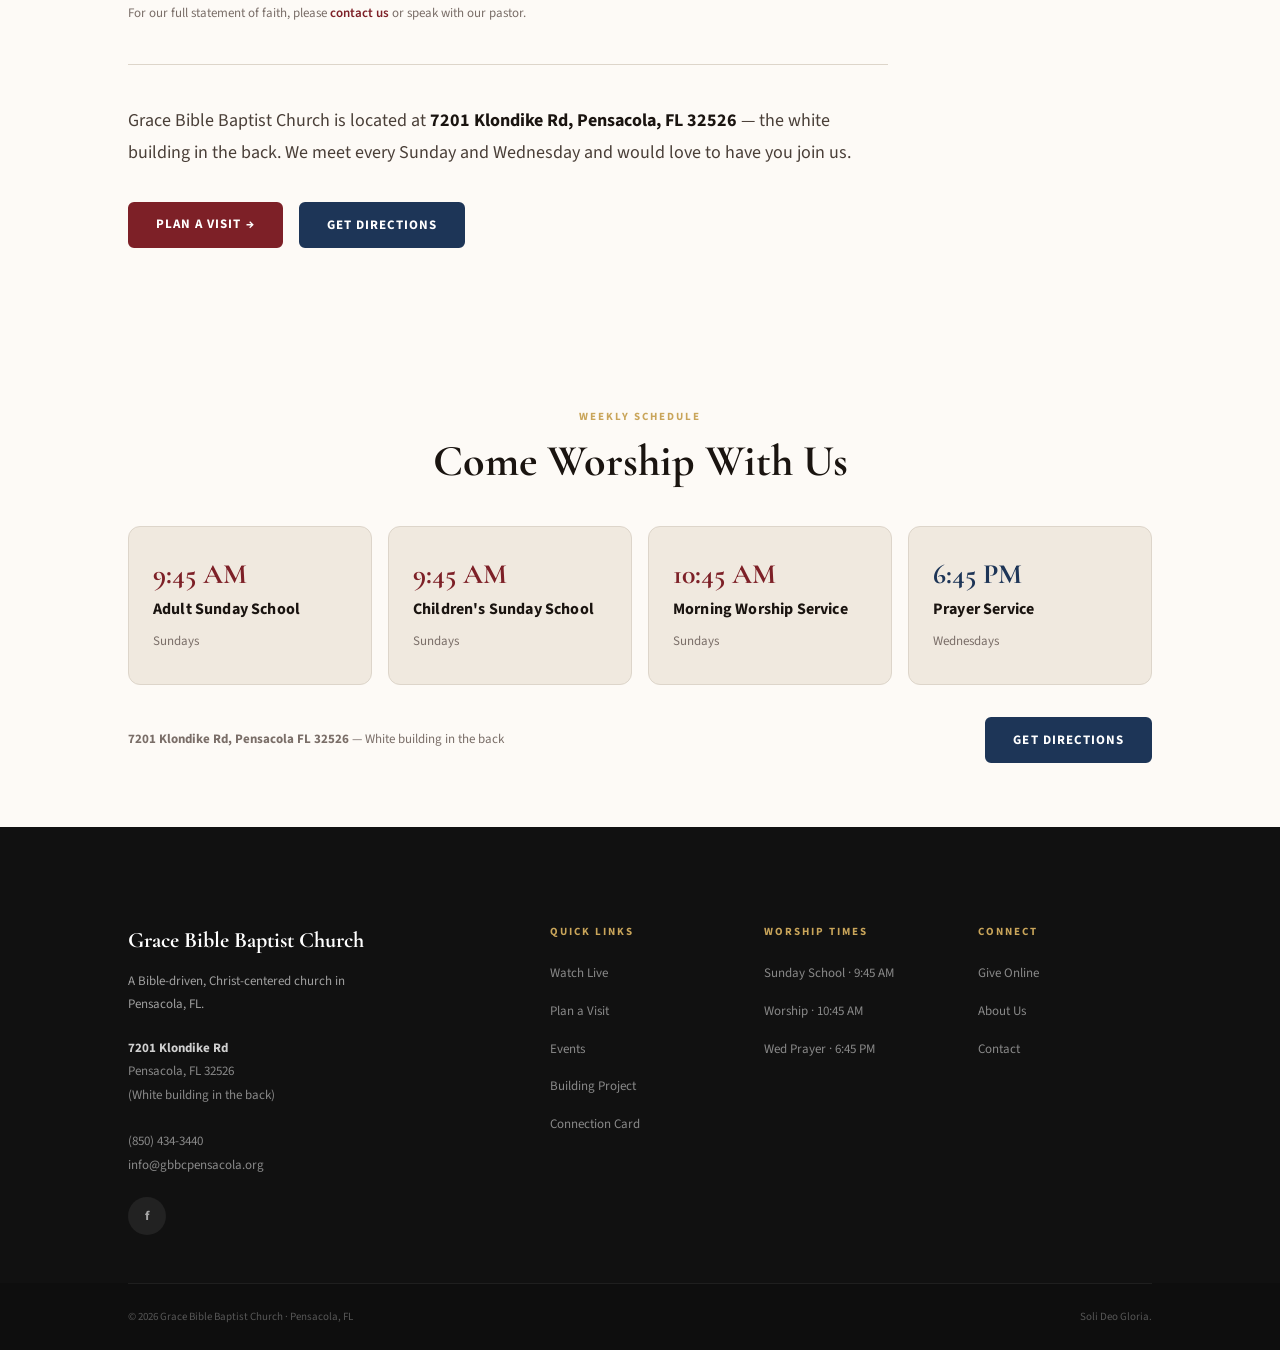
<file: about.html>
<!DOCTYPE html>
<html lang="en">
<head>
  <meta charset="UTF-8">
  <meta name="viewport" content="width=device-width, initial-scale=1.0">
  <title>About — Grace Bible Baptist Church | Pensacola, FL</title>
  <meta name="description" content="Learn about Grace Bible Baptist Church in Pensacola, FL — our mission, beliefs, and community.">
  <link rel="preconnect" href="https://fonts.googleapis.com">
  <link href="https://fonts.googleapis.com/css2?family=Cormorant+Garamond:ital,wght@0,600;0,700;1,400;1,600&family=Source+Sans+3:wght@300;400;600;700;800&display=swap" rel="stylesheet">
  <link rel="stylesheet" href="css/styles.css">
</head>
<body>

<!-- [CHANGE 4] No emojis in announcement bar -->
<div class="announcement-bar" role="region" aria-label="Site announcement">
  <span class="label">Building Update</span>
  <p>We're building a new home for Grace on <strong>Fairfield Drive</strong> — exciting things ahead!</p>
  <a class="ann-link" href="building-project.html">See the Update &rarr;</a>
</div>

<!-- [CHANGE 1] bigger logo; [CHANGE 5] Watch Live solid, Plan a Visit removed -->
<header class="site-header" role="banner">
  <div class="header-inner">
    <a class="logo" href="index.html" aria-label="Grace Bible Baptist Church — Home">
      <img src="assets/logo.png" alt="Grace Bible Baptist Church" width="200" height="64"
           onerror="this.style.display='none';this.nextElementSibling.style.display='flex'">
      <span class="logo-fallback" style="display:none">
        <span class="logo-icon" aria-hidden="true">&#10013;</span>
        <span class="logo-text">Grace Bible Baptist <small>Pensacola, FL</small></span>
      </span>
    </a>
    <nav aria-label="Main navigation">
      <ul class="nav-links" role="list">
        <li><a href="index.html">Home</a></li>
        <li><a href="about.html" class="active">About</a></li>
        <li><a href="plan-a-visit.html">Plan a Visit</a></li>
        <li><a href="give.html">Give</a></li>
        <li><a href="events.html">Events</a></li>
        <li><a href="building-project.html">Building Project</a></li>
        <li><a href="contact.html">Contact</a></li>
      </ul>
    </nav>
    <!-- [CHANGE 5] Watch Live solid; Plan a Visit button removed -->
    <div class="nav-ctas">
      <a class="btn btn-primary btn-sm"
         href="https://www.facebook.com/share/1EXpFRQ71C/?mibextid=wwXIfr"
         target="_blank" rel="noopener noreferrer">Watch Live</a>
    </div>
    <button class="hamburger" id="hamburger-btn" aria-label="Open navigation menu"
            aria-expanded="false" onclick="toggleMobileMenu()">
      <span></span><span></span><span></span>
    </button>
  </div>
</header>

<div class="mobile-menu" id="mobile-menu" role="navigation" aria-label="Mobile navigation">
  <ul role="list">
    <li><a href="index.html">Home</a></li>
    <li><a href="about.html" class="active">About</a></li>
    <li><a href="plan-a-visit.html">Plan a Visit</a></li>
    <li><a href="give.html">Give</a></li>
    <li><a href="events.html">Events</a></li>
    <li><a href="building-project.html">Building Project</a></li>
    <li><a href="contact.html">Contact</a></li>
    <li><a href="https://www.facebook.com/share/1EXpFRQ71C/?mibextid=wwXIfr"
           target="_blank" rel="noopener noreferrer">Sermons (Facebook)</a></li>
  </ul>
  <div class="mobile-menu-ctas">
    <a class="btn btn-primary" href="plan-a-visit.html" style="justify-content:center">Plan a Visit</a>
    <a class="btn btn-outline" href="https://www.facebook.com/share/1EXpFRQ71C/?mibextid=wwXIfr"
       target="_blank" rel="noopener noreferrer" style="justify-content:center">Watch Live</a>
  </div>
</div>

<main id="main-content">

  <div class="about-hero">
    <div class="about-hero-content">
      <span class="eyebrow" style="color:var(--color-gold-light)">Who We Are</span>
      <h1>Grace Bible Baptist<br><em>Church</em></h1>
      <p>Bible-driven, Christ-centered, and rooted in Pensacola, FL.
         A community of real people growing in God's grace.</p>
    </div>
  </div>

  <!-- ── WELCOME + BELIEFS ─────────────────────────────────────────
       [CHANGE 8] Accordion moved to appear directly after the John Newton
       quote, within this same section. The separate beliefs-section is removed.
       [CHANGE 4] No emojis anywhere in this section.
  ──────────────────────────────────────────────────────────────── -->
  <section class="section" style="background:var(--color-bg-white)" aria-labelledby="welcome-heading">
    <div class="container">
      <div style="max-width:760px">
        <span class="eyebrow">Welcome</span>
        <h2 id="welcome-heading" class="section-heading">You Belong Here</h2>

        <div class="prose">
          <p>We're so glad you're here — whether you're exploring faith or growing deeper in your
             walk with God. Grace is a Bible-driven, Christ-centered church where lives are being
             changed by God's Word. We're excited about our new church building and the fresh season
             of growth and fellowship God has prepared. You'll find a welcoming, joyful community of
             real people who love God, love others, and want to grow together. Wherever you are on
             your spiritual journey — you belong here.</p>
        </div>

        <!-- John Newton quote -->
        <div class="pull-quote" style="margin:var(--space-10) 0">
          <p>"Amazing grace, how sweet the sound, that saved a wretch like me.
              I once was lost, but now am found; was blind, but now I see."</p>
          <cite>&mdash; John Newton</cite>
        </div>

        <!-- [CHANGE 8] Mission & Beliefs accordion placed DIRECTLY after quote -->
        <span class="eyebrow" style="margin-top:var(--space-6);display:block">What We Believe</span>
        <h2 class="section-heading" style="font-size:clamp(22px,3vw,34px)">Mission &amp; Beliefs</h2>
        <p style="font-size:var(--text-md);color:var(--color-text-secondary);line-height:var(--leading-loose);margin-bottom:0">
          Grace Bible Baptist Church is committed to the authority of Scripture and
          the centrality of Jesus Christ in all things.
        </p>

        <!-- [CHANGE 4] No emojis in accordion headings -->
        <div class="accordion" role="list">

          <div class="accordion-item" role="listitem">
            <button class="accordion-trigger"
                    aria-expanded="false"
                    aria-controls="belief-scriptures"
                    onclick="toggleAccordion(this)">
              The Holy Scriptures
              <span class="accordion-icon" aria-hidden="true">+</span>
            </button>
            <div class="accordion-body" id="belief-scriptures" role="region">
              <div class="accordion-body-inner">
                We believe the Old and New Testaments to be verbally inspired by God, inerrant in
                the original writings, and that they are of supreme and final authority in faith
                and life.
                <cite>II Timothy 3:16&ndash;17; II Peter 1:19&ndash;21</cite>
              </div>
            </div>
          </div>

          <div class="accordion-item" role="listitem">
            <button class="accordion-trigger"
                    aria-expanded="false"
                    aria-controls="belief-godhead"
                    onclick="toggleAccordion(this)">
              The Godhead &mdash; The Trinity
              <span class="accordion-icon" aria-hidden="true">+</span>
            </button>
            <div class="accordion-body" id="belief-godhead" role="region">
              <div class="accordion-body-inner">
                We believe the Godhead eternally exists in three persons: Father, Son, and Holy
                Spirit. These three are one God, having precisely the same nature, attributes, and
                perfections.
                <cite>Genesis 1:1, 1:26; Matthew 13:14; Romans 8:9</cite>
              </div>
            </div>
          </div>

          <div class="accordion-item" role="listitem">
            <button class="accordion-trigger"
                    aria-expanded="false"
                    aria-controls="belief-christ"
                    onclick="toggleAccordion(this)">
              The Lord Jesus Christ
              <span class="accordion-icon" aria-hidden="true">+</span>
            </button>
            <div class="accordion-body" id="belief-christ" role="region">
              <div class="accordion-body-inner">
                <em style="color:var(--color-text-muted)">[Full statement of belief coming soon.
                Please contact us or speak with our pastor for more information.]</em>
              </div>
            </div>
          </div>

        </div><!-- /accordion -->

        <p style="font-size:var(--text-sm);color:var(--color-text-muted);margin-top:var(--space-6)">
          For our full statement of faith, please
          <a href="contact.html" style="color:var(--color-maroon);font-weight:600">contact us</a>
          or speak with our pastor.
        </p>

        <!-- Address / directions — below beliefs, still within welcome section -->
        <hr class="divider" style="margin:var(--space-10) 0">

        <div class="prose">
          <p>Grace Bible Baptist Church is located at <strong>7201 Klondike Rd, Pensacola, FL 32526</strong>
             &mdash; the white building in the back. We meet every Sunday and Wednesday and would love
             to have you join us.</p>
        </div>

        <!-- [CHANGE 4] No emojis in buttons -->
        <div class="flex-row mt-8">
          <a class="btn btn-primary" href="plan-a-visit.html">Plan a Visit &rarr;</a>
          <button class="btn-directions"
                  onclick="getDirections('7201 Klondike Rd, Pensacola, FL 32526')">
            Get Directions
          </button>
        </div>
      </div>
    </div>
  </section>

  <!-- SERVICE TIMES — [CHANGE 4] text icon abbreviations, no emojis -->
  <section class="service-times-section section-sm" aria-labelledby="about-times-heading">
    <div class="container">
      <div class="text-center" style="max-width:600px;margin:0 auto var(--space-4)">
        <span class="eyebrow">Weekly Schedule</span>
        <h2 id="about-times-heading" class="section-heading">Come Worship With Us</h2>
      </div>
      <div class="service-times-grid">
        <article class="time-card">
          <div class="time-icon" aria-hidden="true">SS</div>
          <h3>9:45 AM</h3><strong>Adult Sunday School</strong><p>Sundays</p>
        </article>
        <article class="time-card">
          <div class="time-icon" aria-hidden="true">KS</div>
          <h3>9:45 AM</h3><strong>Children's Sunday School</strong><p>Sundays</p>
        </article>
        <article class="time-card">
          <div class="time-icon" aria-hidden="true">WS</div>
          <h3>10:45 AM</h3><strong>Morning Worship Service</strong><p>Sundays</p>
        </article>
        <article class="time-card wednesday">
          <div class="time-icon" aria-hidden="true">WP</div>
          <h3>6:45 PM</h3><strong>Prayer Service</strong><p>Wednesdays</p>
        </article>
      </div>
      <div class="directions-row">
        <p><strong>7201 Klondike Rd, Pensacola FL 32526</strong> &mdash; White building in the back</p>
        <button class="btn-directions"
                onclick="getDirections('7201 Klondike Rd, Pensacola, FL 32526')">
          Get Directions
        </button>
      </div>
    </div>
  </section>

</main>

<footer role="contentinfo">
  <div class="container">
    <div class="footer-grid">
      <div class="footer-brand">
        <h3>Grace Bible Baptist Church</h3>
        <p>A Bible-driven, Christ-centered church in Pensacola, FL.</p>
        <address class="footer-address">
          <strong>7201 Klondike Rd</strong><br>Pensacola, FL 32526<br>
          (White building in the back)<br><br>
          <a href="tel:+18504343440">(850) 434-3440</a><br>
          <a href="mailto:info@gbbcpensacola.org">info@gbbcpensacola.org</a>
        </address>
        <div class="social-links">
          <a class="social-link" href="https://www.facebook.com/share/1EXpFRQ71C/?mibextid=wwXIfr"
             target="_blank" rel="noopener noreferrer" aria-label="Facebook">f</a>
        </div>
      </div>
      <div class="footer-col">
        <h4>Quick Links</h4>
        <ul>
          <li><a href="https://www.facebook.com/share/1EXpFRQ71C/?mibextid=wwXIfr"
                 target="_blank" rel="noopener noreferrer">Watch Live</a></li>
          <li><a href="plan-a-visit.html">Plan a Visit</a></li>
          <li><a href="events.html">Events</a></li>
          <li><a href="building-project.html">Building Project</a></li>
          <li><a href="https://gbbcpensacola.churchtrac.com/card/4"
                 target="_blank" rel="noopener noreferrer">Connection Card</a></li>
        </ul>
      </div>
      <div class="footer-col">
        <h4>Worship Times</h4>
        <ul>
          <li><a href="plan-a-visit.html">Sunday School &middot; 9:45 AM</a></li>
          <li><a href="plan-a-visit.html">Worship &middot; 10:45 AM</a></li>
          <li><a href="plan-a-visit.html">Wed Prayer &middot; 6:45 PM</a></li>
        </ul>
      </div>
      <div class="footer-col">
        <h4>Connect</h4>
        <ul>
          <li><a href="https://gbbcpensacola.churchtrac.com/give"
                 target="_blank" rel="noopener noreferrer">Give Online</a></li>
          <li><a href="about.html">About Us</a></li>
          <li><a href="contact.html">Contact</a></li>
        </ul>
      </div>
    </div>
  </div>
  <div style="background:rgba(0,0,0,0.2)">
    <div class="container">
      <div class="footer-bottom">
        <span>&copy; 2026 Grace Bible Baptist Church &middot; Pensacola, FL</span>
        <span>Soli Deo Gloria.</span>
      </div>
    </div>
  </div>
</footer>

<script src="js/main.js"></script>
</body>
</html>
</file>
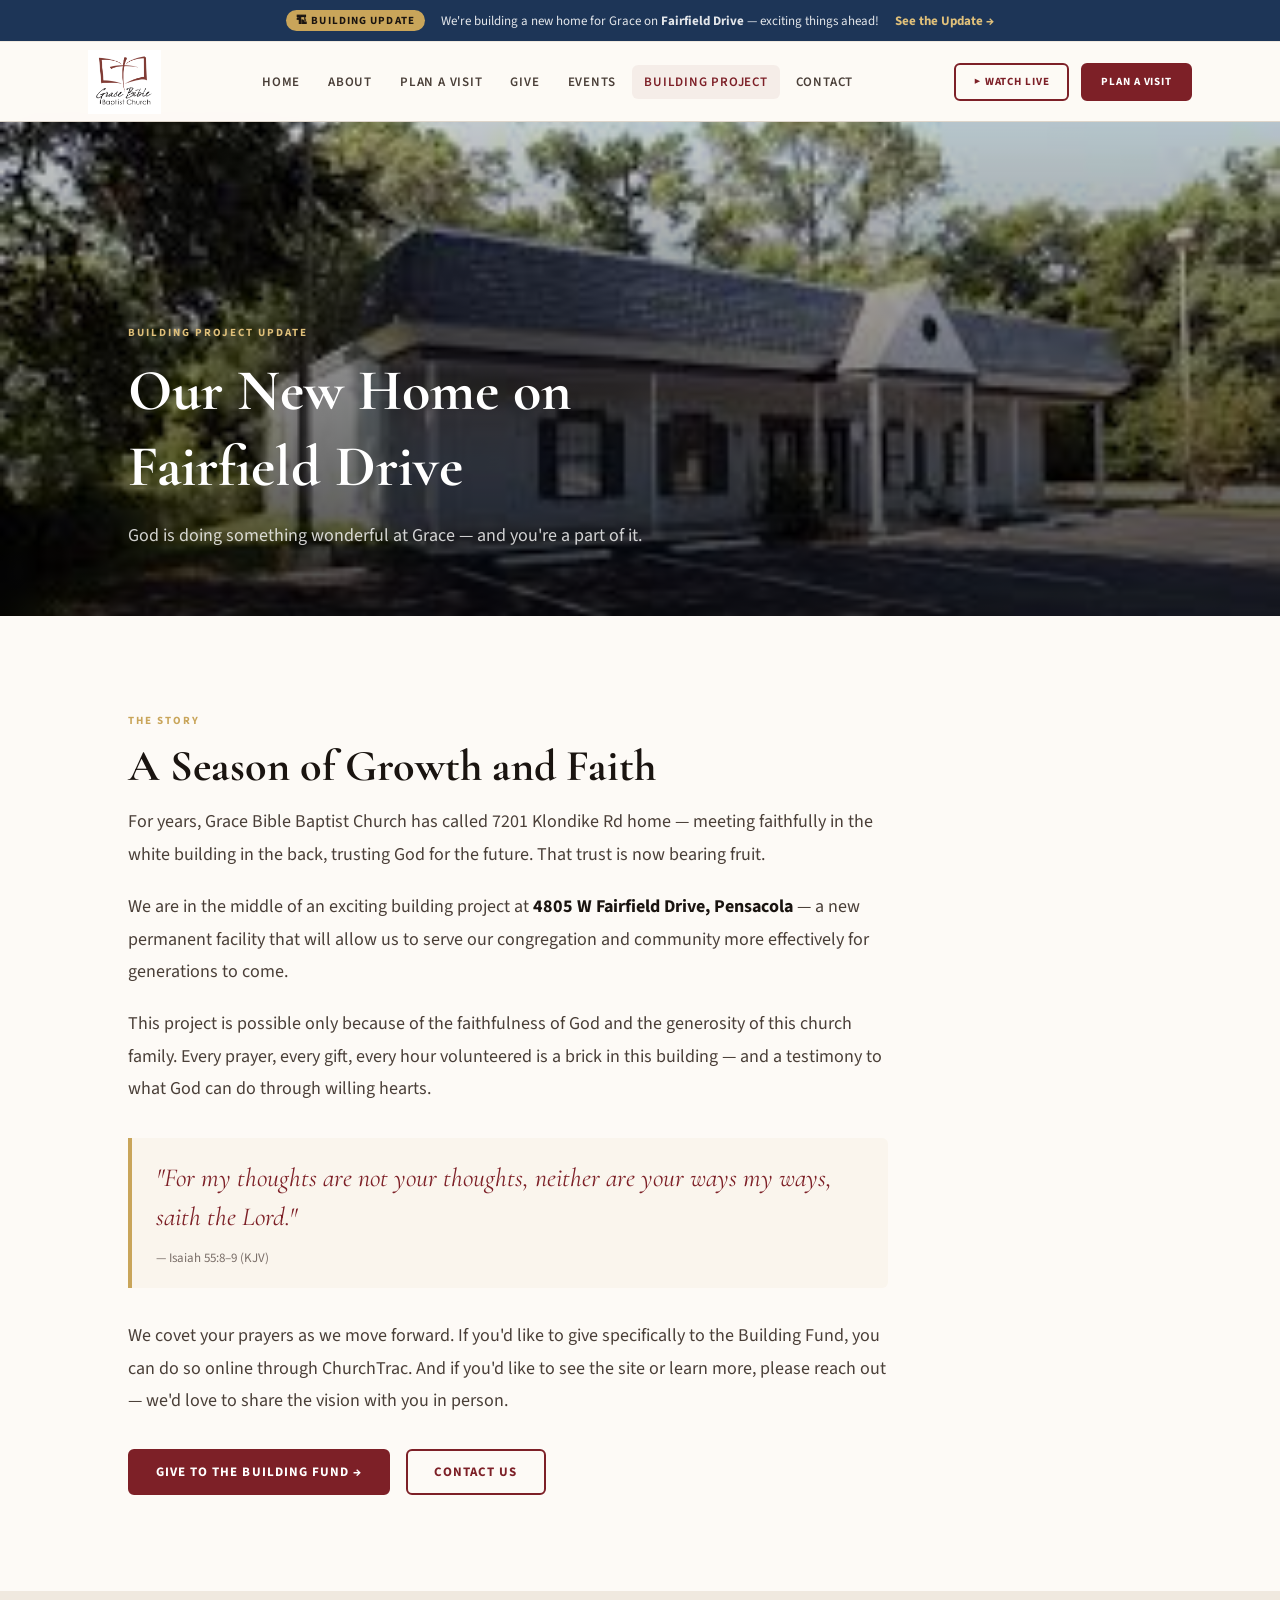
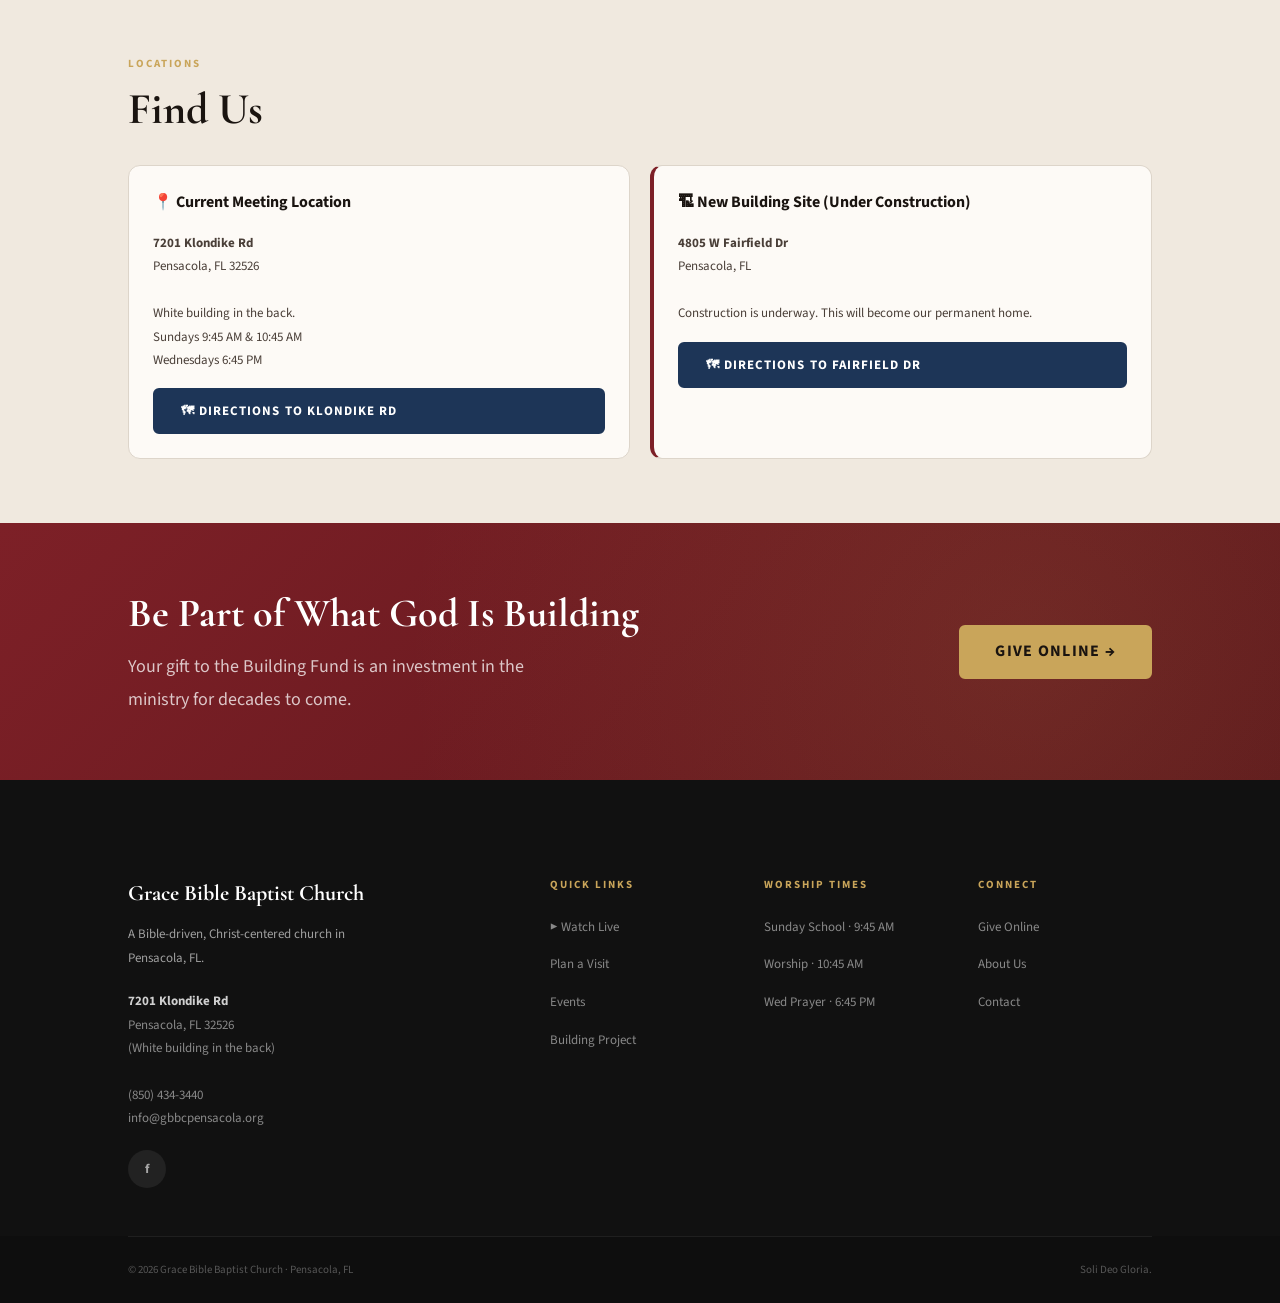
<file: building-project.html>
<!DOCTYPE html>
<html lang="en">
<head>
  <meta charset="UTF-8">
  <meta name="viewport" content="width=device-width, initial-scale=1.0">
  <title>Building Project — Grace Bible Baptist Church | Pensacola, FL</title>
  <meta name="description" content="Grace Bible Baptist Church is building a new home on W Fairfield Drive in Pensacola, FL. Get the latest update.">
  <link rel="preconnect" href="https://fonts.googleapis.com">
  <link href="https://fonts.googleapis.com/css2?family=Cormorant+Garamond:ital,wght@0,600;0,700;1,400;1,600&family=Source+Sans+3:wght@300;400;600;700&display=swap" rel="stylesheet">
  <link rel="stylesheet" href="css/styles.css">
</head>
<body>

<div class="announcement-bar" role="region" aria-label="Site announcement">
  <span class="label">🏗 Building Update</span>
  <p>We're building a new home for Grace on <strong>Fairfield Drive</strong> — exciting things ahead!</p>
  <a class="ann-link" href="building-project.html">See the Update →</a>
</div>

<header class="site-header" role="banner">
  <div class="header-inner">
    <a class="logo" href="index.html" aria-label="Grace Bible Baptist Church — Home">
      <img src="assets/logo.png" alt="Grace Bible Baptist Church" width="160" height="52"
           onerror="this.style.display='none';this.nextElementSibling.style.display='flex'">
      <span class="logo-fallback" style="display:none">
        <span class="logo-icon" aria-hidden="true">✝</span>
        <span class="logo-text">Grace Bible Baptist <small>Pensacola, FL</small></span>
      </span>
    </a>
    <nav aria-label="Main navigation">
      <ul class="nav-links" role="list">
        <li><a href="index.html">Home</a></li>
        <li><a href="about.html">About</a></li>
        <li><a href="plan-a-visit.html">Plan a Visit</a></li>
        <li><a href="give.html">Give</a></li>
        <li><a href="events.html">Events</a></li>
        <li><a href="building-project.html" class="active">Building Project</a></li>
        <li><a href="contact.html">Contact</a></li>
      </ul>
    </nav>
    <div class="nav-ctas">
      <a class="btn btn-outline btn-sm nav-cta-secondary"
         href="https://www.facebook.com/share/1EXpFRQ71C/?mibextid=wwXIfr"
         target="_blank" rel="noopener noreferrer">▶ Watch Live</a>
      <a class="btn btn-primary btn-sm" href="plan-a-visit.html">Plan a Visit</a>
    </div>
    <button class="hamburger" id="hamburger-btn" aria-label="Open navigation menu"
            aria-expanded="false" onclick="toggleMobileMenu()">
      <span></span><span></span><span></span>
    </button>
  </div>
</header>

<div class="mobile-menu" id="mobile-menu" role="navigation" aria-label="Mobile navigation">
  <ul role="list">
    <li><a href="index.html">Home</a></li>
    <li><a href="about.html">About</a></li>
    <li><a href="plan-a-visit.html">Plan a Visit</a></li>
    <li><a href="give.html">Give</a></li>
    <li><a href="events.html">Events</a></li>
    <li><a href="building-project.html" class="active">Building Project</a></li>
    <li><a href="contact.html">Contact</a></li>
    <li><a href="https://www.facebook.com/share/1EXpFRQ71C/?mibextid=wwXIfr"
           target="_blank" rel="noopener noreferrer">Sermons (Facebook Live)</a></li>
  </ul>
  <div class="mobile-menu-ctas">
    <a class="btn btn-primary" href="plan-a-visit.html" style="justify-content:center">Plan a Visit</a>
    <a class="btn btn-outline" href="https://www.facebook.com/share/1EXpFRQ71C/?mibextid=wwXIfr"
       target="_blank" rel="noopener noreferrer" style="justify-content:center">▶ Watch Live</a>
  </div>
</div>

<main id="main-content">

  <!-- ── FAIRFIELD DR HERO IMAGE ────────────────────────────────────
       REPLACE src with your WordPress Media URL after uploading fairfielddr.jpeg.
       The onerror fallback shows a maroon gradient if the file isn't found locally.
  ────────────────────────────────────────────────────────────────── -->
  <div class="building-hero" aria-labelledby="bp-heading">
    <img src="assets/fairfielddr.jpeg"
         alt="New Grace Bible Baptist Church building site on W Fairfield Drive, Pensacola"
         onerror="this.style.opacity='0'">
    <div class="building-hero-overlay" aria-hidden="true"></div>
    <div class="building-hero-content">
      <span class="eyebrow" style="color:var(--color-gold-light)">Building Project Update</span>
      <h1 id="bp-heading">Our New Home on<br>Fairfield Drive</h1>
      <p>God is doing something wonderful at Grace — and you're a part of it.</p>
    </div>
  </div>

  <!-- ── STORY ──────────────────────────────────────────────────────── -->
  <section class="section" style="background:var(--color-bg-white)" aria-labelledby="bp-story-heading">
    <div class="container">
      <div style="max-width:760px">
        <span class="eyebrow">The Story</span>
        <h2 id="bp-story-heading" class="section-heading">A Season of Growth and Faith</h2>

        <div class="prose">
          <p>For years, Grace Bible Baptist Church has called 7201 Klondike Rd home — meeting
             faithfully in the white building in the back, trusting God for the future.
             That trust is now bearing fruit.</p>

          <p>We are in the middle of an exciting building project at
             <strong>4805 W Fairfield Drive, Pensacola</strong> — a new permanent facility that will
             allow us to serve our congregation and community more effectively for generations
             to come.</p>

          <p>This project is possible only because of the faithfulness of God and the generosity of
             this church family. Every prayer, every gift, every hour volunteered is a brick in this
             building — and a testimony to what God can do through willing hearts.</p>
        </div>

        <div class="pull-quote">
          <p>"For my thoughts are not your thoughts, neither are your ways my ways, saith the Lord."</p>
          <cite>— Isaiah 55:8–9 (KJV)</cite>
        </div>

        <div class="prose">
          <p>We covet your prayers as we move forward. If you'd like to give specifically to the
             Building Fund, you can do so online through ChurchTrac. And if you'd like to see the
             site or learn more, please reach out — we'd love to share the vision with you in person.</p>
        </div>

        <div class="flex-row mt-8">
          <a class="btn btn-primary"
             href="https://gbbcpensacola.churchtrac.com/give"
             target="_blank" rel="noopener noreferrer">Give to the Building Fund →</a>
          <a class="btn btn-outline" href="contact.html">Contact Us</a>
        </div>
      </div>
    </div>
  </section>

  <!-- ── BOTH ADDRESSES + DIRECTIONS ───────────────────────────────── -->
  <section class="section-sm" style="background:var(--color-bg)" aria-labelledby="bp-addr-heading">
    <div class="container">
      <span class="eyebrow">Locations</span>
      <h2 id="bp-addr-heading" class="section-heading">Find Us</h2>
      <div class="address-cards-grid">
        <div class="address-card">
          <h3>📍 Current Meeting Location</h3>
          <address>
            <strong>7201 Klondike Rd</strong><br>
            Pensacola, FL 32526<br><br>
            White building in the back.<br>
            Sundays 9:45 AM &amp; 10:45 AM<br>
            Wednesdays 6:45 PM
          </address>
          <button class="btn-directions"
                  onclick="getDirections('7201 Klondike Rd, Pensacola, FL 32526')"
                  aria-label="Directions to 7201 Klondike Road">
            🗺 Directions to Klondike Rd
          </button>
        </div>
        <div class="address-card" style="border-left:4px solid var(--color-maroon)">
          <h3>🏗 New Building Site (Under Construction)</h3>
          <address>
            <strong>4805 W Fairfield Dr</strong><br>
            Pensacola, FL<br><br>
            Construction is underway. This will become our permanent home.
          </address>
          <button class="btn-directions"
                  onclick="getDirections('4805 W Fairfield Dr, Pensacola, FL')"
                  aria-label="Directions to 4805 W Fairfield Drive">
            🗺 Directions to Fairfield Dr
          </button>
        </div>
      </div>
    </div>
  </section>

  <!-- ── GIVE CTA ───────────────────────────────────────────────────── -->
  <section class="give-section section-sm">
    <div class="container">
      <div class="give-inner">
        <div class="give-text">
          <h2>Be Part of What God Is Building</h2>
          <p>Your gift to the Building Fund is an investment in the ministry for decades to come.</p>
        </div>
        <div class="give-ctas">
          <a class="btn btn-gold btn-lg"
             href="https://gbbcpensacola.churchtrac.com/give"
             target="_blank" rel="noopener noreferrer">Give Online →</a>
        </div>
      </div>
    </div>
  </section>

</main>

<footer role="contentinfo">
  <div class="container">
    <div class="footer-grid">
      <div class="footer-brand">
        <h3>Grace Bible Baptist Church</h3>
        <p>A Bible-driven, Christ-centered church in Pensacola, FL.</p>
        <address class="footer-address">
          <strong>7201 Klondike Rd</strong><br>Pensacola, FL 32526<br>
          (White building in the back)<br><br>
          <a href="tel:+18504343440">(850) 434-3440</a><br>
          <a href="mailto:info@gbbcpensacola.org">info@gbbcpensacola.org</a>
        </address>
        <div class="social-links">
          <a class="social-link" href="https://www.facebook.com/share/1EXpFRQ71C/?mibextid=wwXIfr"
             target="_blank" rel="noopener noreferrer" aria-label="Facebook">f</a>
        </div>
      </div>
      <div class="footer-col">
        <h4>Quick Links</h4>
        <ul>
          <li><a href="https://www.facebook.com/share/1EXpFRQ71C/?mibextid=wwXIfr"
                 target="_blank" rel="noopener noreferrer">▶ Watch Live</a></li>
          <li><a href="plan-a-visit.html">Plan a Visit</a></li>
          <li><a href="events.html">Events</a></li>
          <li><a href="building-project.html">Building Project</a></li>
        </ul>
      </div>
      <div class="footer-col">
        <h4>Worship Times</h4>
        <ul>
          <li><a href="plan-a-visit.html">Sunday School · 9:45 AM</a></li>
          <li><a href="plan-a-visit.html">Worship · 10:45 AM</a></li>
          <li><a href="plan-a-visit.html">Wed Prayer · 6:45 PM</a></li>
        </ul>
      </div>
      <div class="footer-col">
        <h4>Connect</h4>
        <ul>
          <li><a href="https://gbbcpensacola.churchtrac.com/give"
                 target="_blank" rel="noopener noreferrer">Give Online</a></li>
          <li><a href="about.html">About Us</a></li>
          <li><a href="contact.html">Contact</a></li>
        </ul>
      </div>
    </div>
  </div>
  <div style="background:rgba(0,0,0,0.2)">
    <div class="container">
      <div class="footer-bottom">
        <span>© 2026 Grace Bible Baptist Church · Pensacola, FL</span>
        <span>Soli Deo Gloria.</span>
      </div>
    </div>
  </div>
</footer>

<script src="js/main.js"></script>
</body>
</html>
</file>
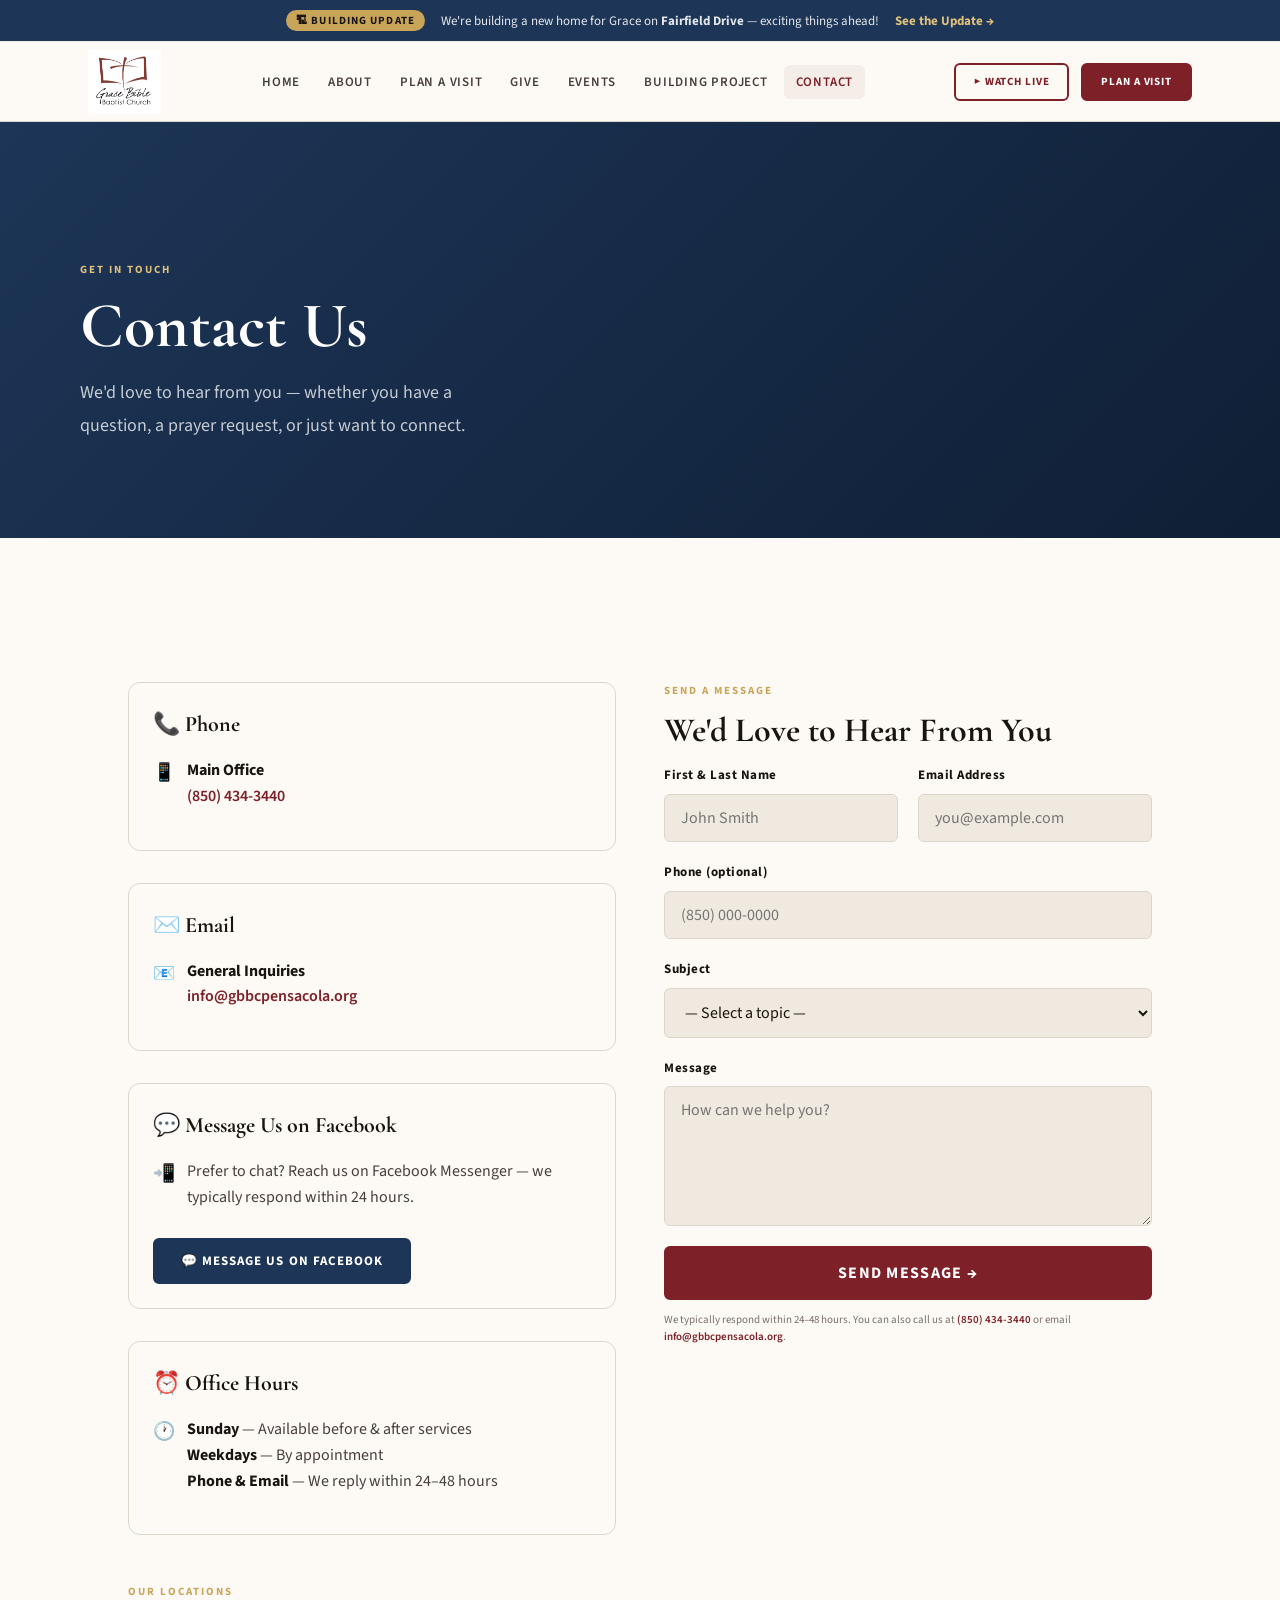
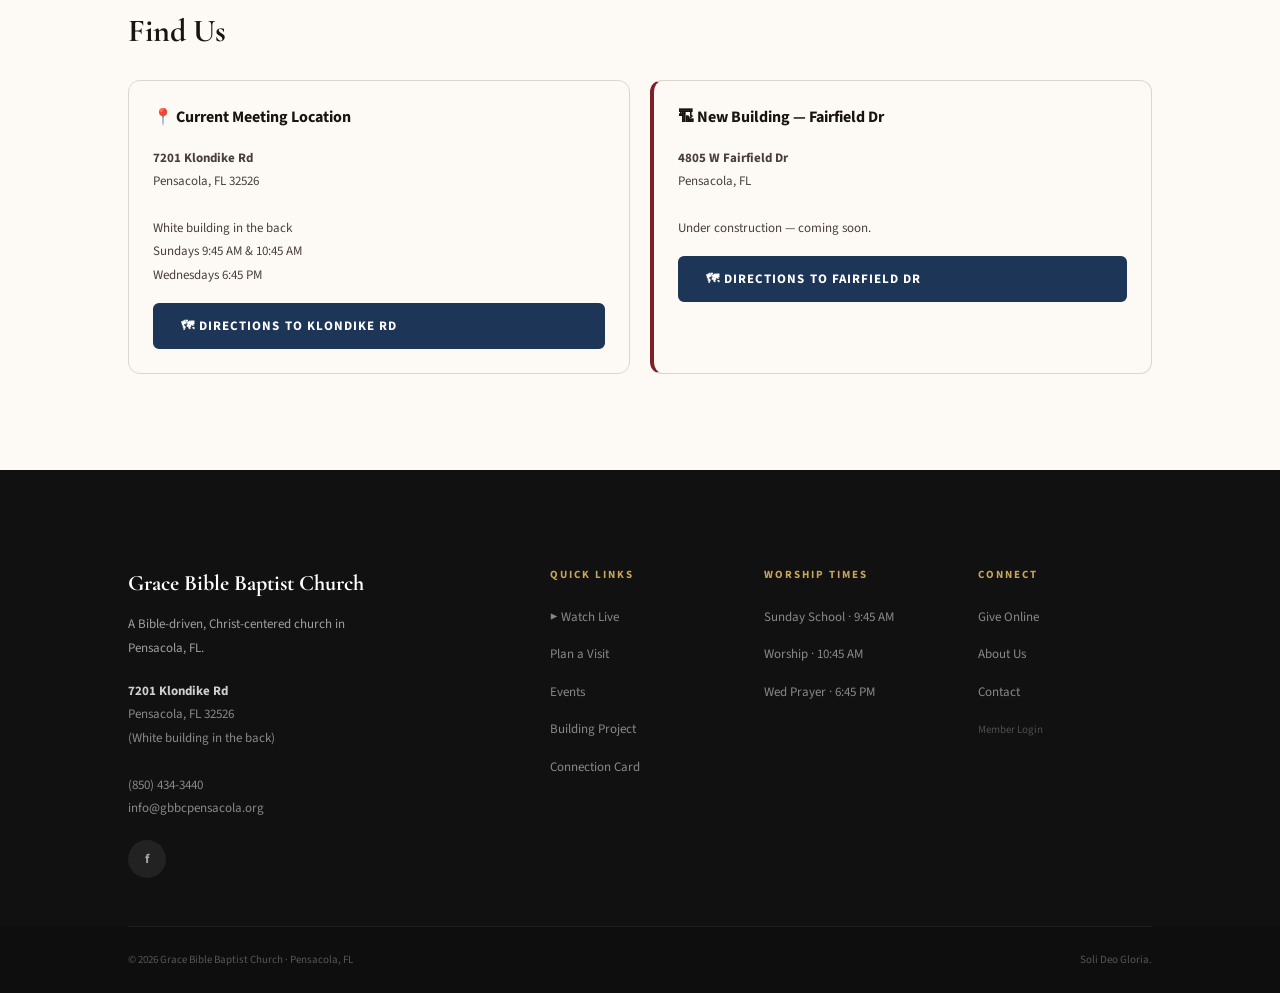
<file: contact.html>
<!DOCTYPE html>
<html lang="en">
<head>
  <meta charset="UTF-8">
  <meta name="viewport" content="width=device-width, initial-scale=1.0">
  <title>Contact — Grace Bible Baptist Church | Pensacola, FL</title>
  <meta name="description" content="Contact Grace Bible Baptist Church in Pensacola, FL. Phone: (850) 434-3440. Email: info@gbbcpensacola.org.">
  <link rel="preconnect" href="https://fonts.googleapis.com">
  <link href="https://fonts.googleapis.com/css2?family=Cormorant+Garamond:ital,wght@0,600;0,700;1,400;1,600&family=Source+Sans+3:wght@300;400;600;700&display=swap" rel="stylesheet">
  <link rel="stylesheet" href="css/styles.css">
</head>
<body>

<div class="announcement-bar" role="region" aria-label="Site announcement">
  <span class="label">🏗 Building Update</span>
  <p>We're building a new home for Grace on <strong>Fairfield Drive</strong> — exciting things ahead!</p>
  <a class="ann-link" href="building-project.html">See the Update →</a>
</div>

<header class="site-header" role="banner">
  <div class="header-inner">
    <a class="logo" href="index.html" aria-label="Grace Bible Baptist Church — Home">
      <img src="assets/logo.png" alt="Grace Bible Baptist Church" width="160" height="52"
           onerror="this.style.display='none';this.nextElementSibling.style.display='flex'">
      <span class="logo-fallback" style="display:none">
        <span class="logo-icon" aria-hidden="true">✝</span>
        <span class="logo-text">Grace Bible Baptist <small>Pensacola, FL</small></span>
      </span>
    </a>
    <nav aria-label="Main navigation">
      <ul class="nav-links" role="list">
        <li><a href="index.html">Home</a></li>
        <li><a href="about.html">About</a></li>
        <li><a href="plan-a-visit.html">Plan a Visit</a></li>
        <li><a href="give.html">Give</a></li>
        <li><a href="events.html">Events</a></li>
        <li><a href="building-project.html">Building Project</a></li>
        <li><a href="contact.html" class="active">Contact</a></li>
      </ul>
    </nav>
    <div class="nav-ctas">
      <a class="btn btn-outline btn-sm nav-cta-secondary"
         href="https://www.facebook.com/share/1EXpFRQ71C/?mibextid=wwXIfr"
         target="_blank" rel="noopener noreferrer">▶ Watch Live</a>
      <a class="btn btn-primary btn-sm" href="plan-a-visit.html">Plan a Visit</a>
    </div>
    <button class="hamburger" id="hamburger-btn" aria-label="Open navigation menu"
            aria-expanded="false" onclick="toggleMobileMenu()">
      <span></span><span></span><span></span>
    </button>
  </div>
</header>

<div class="mobile-menu" id="mobile-menu" role="navigation" aria-label="Mobile navigation">
  <ul role="list">
    <li><a href="index.html">Home</a></li>
    <li><a href="about.html">About</a></li>
    <li><a href="plan-a-visit.html">Plan a Visit</a></li>
    <li><a href="give.html">Give</a></li>
    <li><a href="events.html">Events</a></li>
    <li><a href="building-project.html">Building Project</a></li>
    <li><a href="contact.html" class="active">Contact</a></li>
    <li><a href="https://www.facebook.com/share/1EXpFRQ71C/?mibextid=wwXIfr"
           target="_blank" rel="noopener noreferrer">Sermons (Facebook Live)</a></li>
  </ul>
  <div class="mobile-menu-ctas">
    <a class="btn btn-primary" href="plan-a-visit.html" style="justify-content:center">Plan a Visit</a>
    <a class="btn btn-outline" href="https://www.facebook.com/share/1EXpFRQ71C/?mibextid=wwXIfr"
       target="_blank" rel="noopener noreferrer" style="justify-content:center">▶ Watch Live</a>
  </div>
</div>

<main id="main-content">

  <!-- ── CONTACT HERO ───────────────────────────────────────────────── -->
  <div class="contact-hero">
    <div class="contact-hero-inner">
      <span class="eyebrow" style="color:var(--color-gold-light)">Get in Touch</span>
      <h1>Contact Us</h1>
      <p>We'd love to hear from you — whether you have a question, a prayer request,
         or just want to connect.</p>
    </div>
  </div>

  <!-- ── CONTACT GRID ───────────────────────────────────────────────── -->
  <section class="section" style="background:var(--color-bg-white)">
    <div class="container">
      <div class="contact-grid">

        <!-- Left column: contact info cards -->
        <div class="contact-info-block">

          <div class="contact-card">
            <h3>📞 Phone</h3>
            <div class="contact-detail">
              <span class="contact-detail-icon">📱</span>
              <div class="contact-detail-text">
                <strong>Main Office</strong><br>
                <a href="tel:+18504343440">(850) 434-3440</a>
              </div>
            </div>
          </div>

          <div class="contact-card">
            <h3>✉️ Email</h3>
            <div class="contact-detail">
              <span class="contact-detail-icon">📧</span>
              <div class="contact-detail-text">
                <strong>General Inquiries</strong><br>
                <a href="mailto:info@gbbcpensacola.org">info@gbbcpensacola.org</a>
              </div>
            </div>
          </div>

          <!-- Facebook Messenger -->
          <div class="contact-card">
            <h3>💬 Message Us on Facebook</h3>
            <div class="contact-detail">
              <span class="contact-detail-icon">📲</span>
              <div class="contact-detail-text">
                Prefer to chat? Reach us on Facebook Messenger — we typically respond within 24 hours.
              </div>
            </div>
            <!-- 
              IMPORTANT: Replace the href with your real Messenger URL.
              Format: https://m.me/YourPageUsernameOrID
              To find your Page ID: go to your Facebook Page → About → Page Transparency section.
              Example: https://m.me/GraceBibleBaptistPensacola
            -->
            <a class="btn btn-navy"
               href="https://www.facebook.com/share/1EXpFRQ71C/?mibextid=wwXIfr"
               target="_blank" rel="noopener noreferrer"
               style="margin-top:var(--space-3)"
               aria-label="Message Grace Bible Baptist Church on Facebook">
              💬 Message Us on Facebook
            </a>
          </div>

          <div class="contact-card">
            <h3>⏰ Office Hours</h3>
            <div class="contact-detail">
              <span class="contact-detail-icon">🕐</span>
              <div class="contact-detail-text">
                <strong>Sunday</strong> — Available before &amp; after services<br>
                <strong>Weekdays</strong> — By appointment<br>
                <strong>Phone &amp; Email</strong> — We reply within 24–48 hours
              </div>
            </div>
          </div>

        </div><!-- /contact-info-block -->

        <!-- Right column: contact form -->
        <div>
          <span class="eyebrow">Send a Message</span>
          <h2 class="section-heading" style="font-size:clamp(24px,3vw,34px)">
            We'd Love to Hear From You
          </h2>

          <!--
            WORDPRESS: Replace this <form> with a Contact Form 7 or WPForms shortcode.
            Example: [contact-form-7 id="YOUR_FORM_ID" title="Contact Form"]
            The markup below shows the visual layout you should recreate in your form builder.
          -->
          <form class="contact-form" method="post" action="#" novalidate
                aria-label="Contact Grace Bible Baptist Church">
            <div class="form-row">
              <div class="form-group">
                <label for="contact-name">First &amp; Last Name</label>
                <input type="text" id="contact-name" name="name"
                       placeholder="John Smith" autocomplete="name" required>
              </div>
              <div class="form-group">
                <label for="contact-email">Email Address</label>
                <input type="email" id="contact-email" name="email"
                       placeholder="you@example.com" autocomplete="email" required>
              </div>
            </div>
            <div class="form-group">
              <label for="contact-phone">Phone (optional)</label>
              <input type="tel" id="contact-phone" name="phone"
                     placeholder="(850) 000-0000" autocomplete="tel">
            </div>
            <div class="form-group">
              <label for="contact-subject">Subject</label>
              <select id="contact-subject" name="subject">
                <option value="">— Select a topic —</option>
                <option value="visit">Planning a Visit</option>
                <option value="prayer">Prayer Request</option>
                <option value="building">Building Project</option>
                <option value="giving">Giving Question</option>
                <option value="general">General Question</option>
              </select>
            </div>
            <div class="form-group">
              <label for="contact-message">Message</label>
              <textarea id="contact-message" name="message"
                        placeholder="How can we help you?" required></textarea>
            </div>
            <div>
              <button class="btn btn-primary btn-lg" type="submit"
                      style="width:100%;justify-content:center">
                Send Message →
              </button>
              <p class="form-note" style="margin-top:var(--space-3)">
                We typically respond within 24–48 hours. You can also call us at
                <a href="tel:+18504343440"
                   style="color:var(--color-maroon);font-weight:600">(850) 434-3440</a>
                or email
                <a href="mailto:info@gbbcpensacola.org"
                   style="color:var(--color-maroon);font-weight:600">info@gbbcpensacola.org</a>.
              </p>
            </div>
          </form>
        </div>

      </div>

      <!-- Both addresses + directions -->
      <div class="mt-12">
        <span class="eyebrow">Our Locations</span>
        <h2 class="section-heading" style="font-size:clamp(22px,3vw,32px)">Find Us</h2>
        <div class="address-cards-grid">
          <div class="address-card">
            <h3>📍 Current Meeting Location</h3>
            <address>
              <strong>7201 Klondike Rd</strong><br>
              Pensacola, FL 32526<br><br>
              White building in the back<br>
              Sundays 9:45 AM &amp; 10:45 AM<br>
              Wednesdays 6:45 PM
            </address>
            <button class="btn-directions"
                    onclick="getDirections('7201 Klondike Rd, Pensacola, FL 32526')"
                    aria-label="Directions to Klondike Road">
              🗺 Directions to Klondike Rd
            </button>
          </div>
          <div class="address-card" style="border-left:4px solid var(--color-maroon)">
            <h3>🏗 New Building — Fairfield Dr</h3>
            <address>
              <strong>4805 W Fairfield Dr</strong><br>
              Pensacola, FL<br><br>
              Under construction — coming soon.
            </address>
            <button class="btn-directions"
                    onclick="getDirections('4805 W Fairfield Dr, Pensacola, FL')"
                    aria-label="Directions to Fairfield Drive">
              🗺 Directions to Fairfield Dr
            </button>
          </div>
        </div>
      </div>

    </div>
  </section>

</main>

<footer role="contentinfo">
  <div class="container">
    <div class="footer-grid">
      <div class="footer-brand">
        <h3>Grace Bible Baptist Church</h3>
        <p>A Bible-driven, Christ-centered church in Pensacola, FL.</p>
        <address class="footer-address">
          <strong>7201 Klondike Rd</strong><br>Pensacola, FL 32526<br>
          (White building in the back)<br><br>
          <a href="tel:+18504343440">(850) 434-3440</a><br>
          <a href="mailto:info@gbbcpensacola.org">info@gbbcpensacola.org</a>
        </address>
        <div class="social-links">
          <a class="social-link" href="https://www.facebook.com/share/1EXpFRQ71C/?mibextid=wwXIfr"
             target="_blank" rel="noopener noreferrer" aria-label="Facebook">f</a>
        </div>
      </div>
      <div class="footer-col">
        <h4>Quick Links</h4>
        <ul>
          <li><a href="https://www.facebook.com/share/1EXpFRQ71C/?mibextid=wwXIfr"
                 target="_blank" rel="noopener noreferrer">▶ Watch Live</a></li>
          <li><a href="plan-a-visit.html">Plan a Visit</a></li>
          <li><a href="events.html">Events</a></li>
          <li><a href="building-project.html">Building Project</a></li>
          <li><a href="https://gbbcpensacola.churchtrac.com/card/4"
                 target="_blank" rel="noopener noreferrer">Connection Card</a></li>
        </ul>
      </div>
      <div class="footer-col">
        <h4>Worship Times</h4>
        <ul>
          <li><a href="plan-a-visit.html">Sunday School · 9:45 AM</a></li>
          <li><a href="plan-a-visit.html">Worship · 10:45 AM</a></li>
          <li><a href="plan-a-visit.html">Wed Prayer · 6:45 PM</a></li>
        </ul>
      </div>
      <div class="footer-col">
        <h4>Connect</h4>
        <ul>
          <li><a href="https://gbbcpensacola.churchtrac.com/give"
                 target="_blank" rel="noopener noreferrer">Give Online</a></li>
          <li><a href="about.html">About Us</a></li>
          <li><a href="contact.html">Contact</a></li>
          <li><a href="https://gbbcpensacola.churchtrac.com"
                 target="_blank" rel="noopener noreferrer"
                 style="opacity:.5;font-size:11px">Member Login</a></li>
        </ul>
      </div>
    </div>
  </div>
  <div style="background:rgba(0,0,0,0.2)">
    <div class="container">
      <div class="footer-bottom">
        <span>© 2026 Grace Bible Baptist Church · Pensacola, FL</span>
        <span>Soli Deo Gloria.</span>
      </div>
    </div>
  </div>
</footer>

<script src="js/main.js"></script>
</body>
</html>
</file>
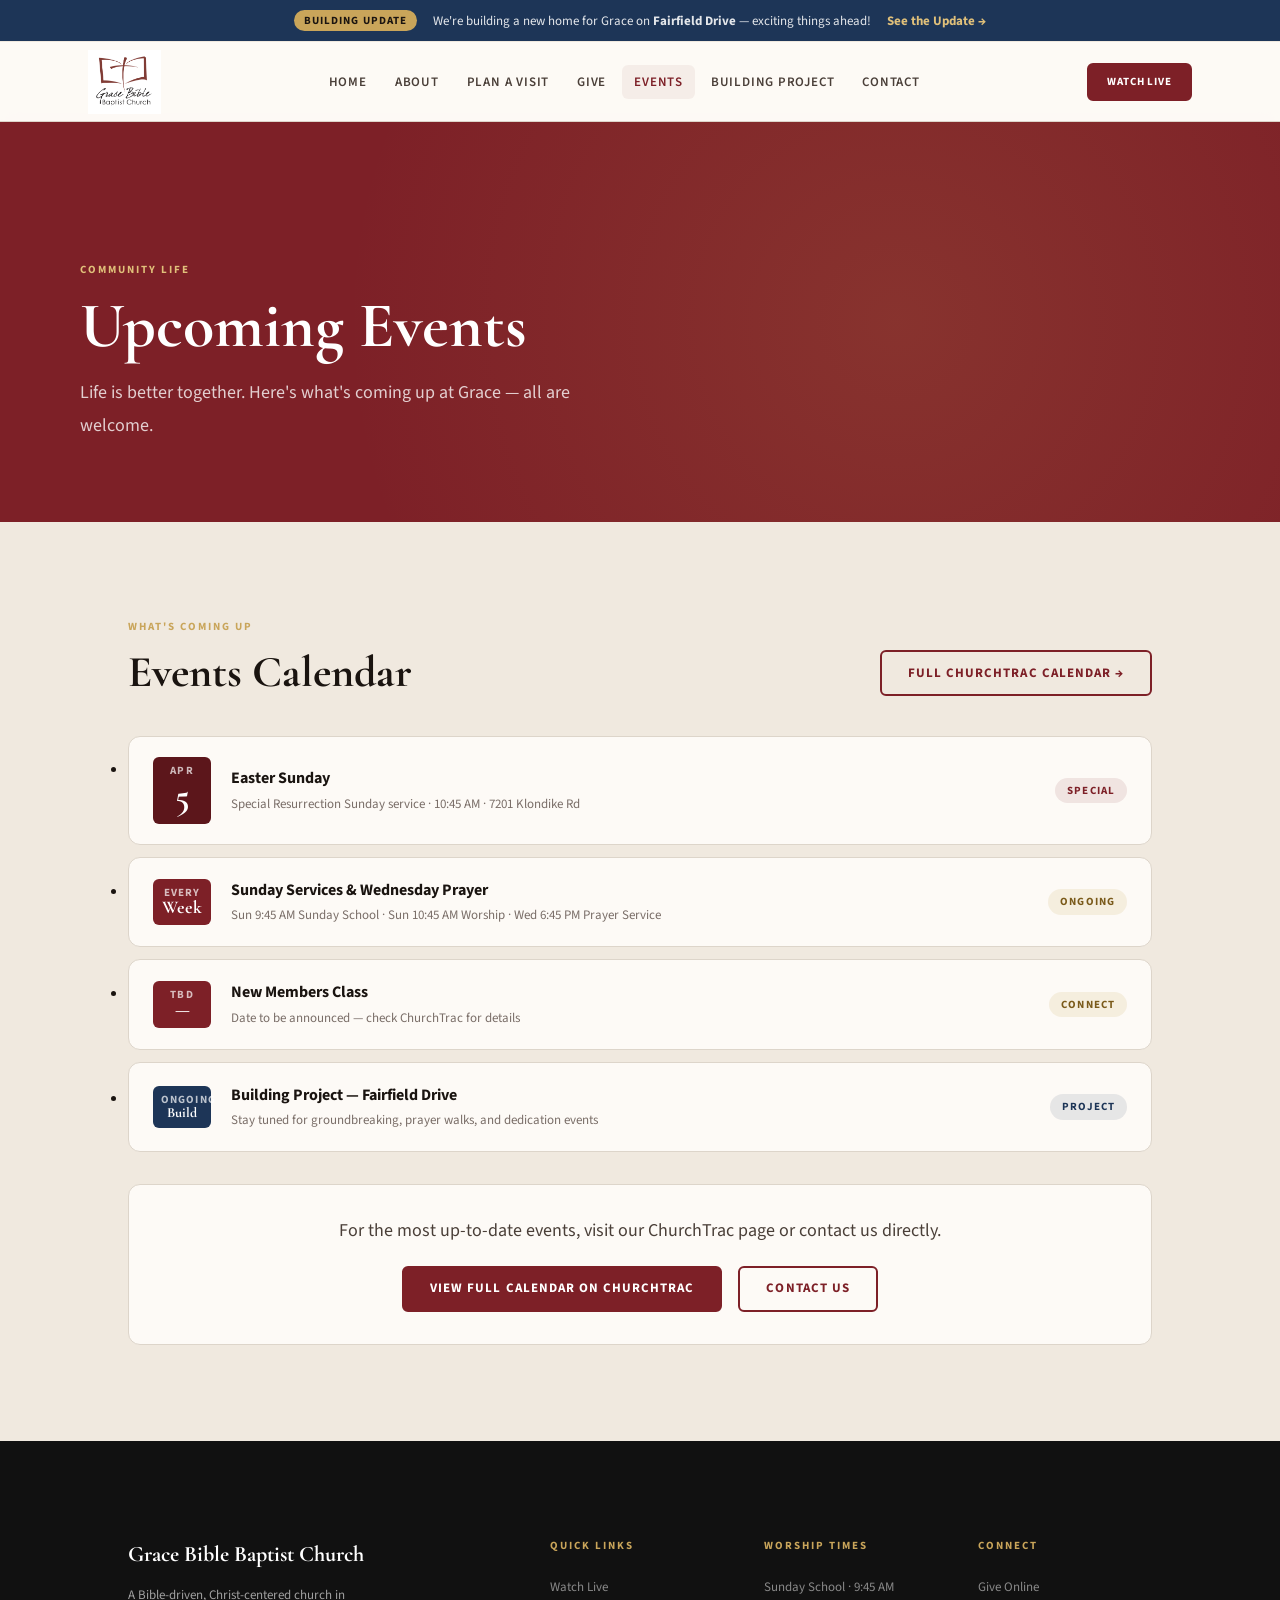
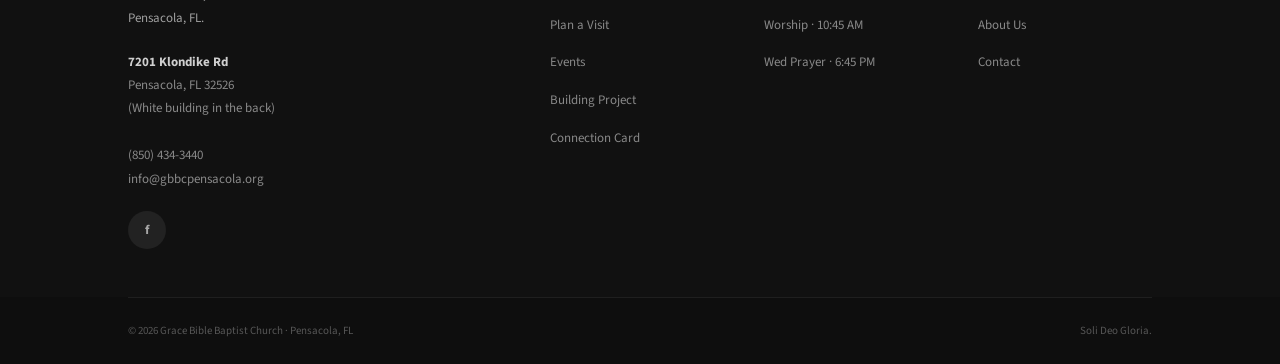
<file: events.html>
<!DOCTYPE html>
<html lang="en">
<head>
  <meta charset="UTF-8">
  <meta name="viewport" content="width=device-width, initial-scale=1.0">
  <title>Events — Grace Bible Baptist Church | Pensacola, FL</title>
  <meta name="description" content="Upcoming events at Grace Bible Baptist Church in Pensacola, FL.">
  <link rel="preconnect" href="https://fonts.googleapis.com">
  <link href="https://fonts.googleapis.com/css2?family=Cormorant+Garamond:ital,wght@0,600;0,700;1,400;1,600&family=Source+Sans+3:wght@300;400;600;700;800&display=swap" rel="stylesheet">
  <link rel="stylesheet" href="css/styles.css">
</head>
<body>

<!-- [CHANGE 4] No emojis -->
<div class="announcement-bar" role="region" aria-label="Site announcement">
  <span class="label">Building Update</span>
  <p>We're building a new home for Grace on <strong>Fairfield Drive</strong> — exciting things ahead!</p>
  <a class="ann-link" href="building-project.html">See the Update &rarr;</a>
</div>

<!-- [CHANGE 1] bigger logo; [CHANGE 5] Watch Live solid, Plan a Visit removed -->
<header class="site-header" role="banner">
  <div class="header-inner">
    <a class="logo" href="index.html" aria-label="Grace Bible Baptist Church — Home">
      <img src="assets/logo.png" alt="Grace Bible Baptist Church" width="200" height="64"
           onerror="this.style.display='none';this.nextElementSibling.style.display='flex'">
      <span class="logo-fallback" style="display:none">
        <span class="logo-icon" aria-hidden="true">&#10013;</span>
        <span class="logo-text">Grace Bible Baptist <small>Pensacola, FL</small></span>
      </span>
    </a>
    <nav aria-label="Main navigation">
      <ul class="nav-links" role="list">
        <li><a href="index.html">Home</a></li>
        <li><a href="about.html">About</a></li>
        <li><a href="plan-a-visit.html">Plan a Visit</a></li>
        <li><a href="give.html">Give</a></li>
        <li><a href="events.html" class="active">Events</a></li>
        <li><a href="building-project.html">Building Project</a></li>
        <li><a href="contact.html">Contact</a></li>
      </ul>
    </nav>
    <!-- [CHANGE 5] Watch Live solid; Plan a Visit button removed -->
    <div class="nav-ctas">
      <a class="btn btn-primary btn-sm"
         href="https://www.facebook.com/share/1EXpFRQ71C/?mibextid=wwXIfr"
         target="_blank" rel="noopener noreferrer">Watch Live</a>
    </div>
    <button class="hamburger" id="hamburger-btn" aria-label="Open navigation menu"
            aria-expanded="false" onclick="toggleMobileMenu()">
      <span></span><span></span><span></span>
    </button>
  </div>
</header>

<div class="mobile-menu" id="mobile-menu" role="navigation" aria-label="Mobile navigation">
  <ul role="list">
    <li><a href="index.html">Home</a></li>
    <li><a href="about.html">About</a></li>
    <li><a href="plan-a-visit.html">Plan a Visit</a></li>
    <li><a href="give.html">Give</a></li>
    <li><a href="events.html" class="active">Events</a></li>
    <li><a href="building-project.html">Building Project</a></li>
    <li><a href="contact.html">Contact</a></li>
    <li><a href="https://www.facebook.com/share/1EXpFRQ71C/?mibextid=wwXIfr"
           target="_blank" rel="noopener noreferrer">Sermons (Facebook)</a></li>
  </ul>
  <div class="mobile-menu-ctas">
    <a class="btn btn-primary" href="plan-a-visit.html" style="justify-content:center">Plan a Visit</a>
    <a class="btn btn-outline" href="https://www.facebook.com/share/1EXpFRQ71C/?mibextid=wwXIfr"
       target="_blank" rel="noopener noreferrer" style="justify-content:center">Watch Live</a>
  </div>
</div>

<main id="main-content">

  <div class="page-hero">
    <div class="page-hero-inner">
      <span class="eyebrow" style="color:var(--color-gold-light)">Community Life</span>
      <h1>Upcoming Events</h1>
      <p>Life is better together. Here's what's coming up at Grace &mdash; all are welcome.</p>
    </div>
  </div>

  <section class="events-section section" aria-labelledby="events-heading">
    <div class="container">
      <div style="display:flex;justify-content:space-between;align-items:flex-end;flex-wrap:wrap;gap:var(--space-5);margin-bottom:var(--space-4)">
        <div>
          <span class="eyebrow">What's Coming Up</span>
          <h2 id="events-heading" class="section-heading" style="margin-bottom:0">Events Calendar</h2>
        </div>
        <a class="btn btn-outline"
           href="https://gbbcpensacola.churchtrac.com/upcoming_events"
           target="_blank" rel="noopener noreferrer">Full ChurchTrac Calendar &rarr;</a>
      </div>

      <ul class="events-list" role="list">

        <!-- [CHANGE 9] Easter Sunday — added; date: April 5, 2026 -->
        <li>
          <a class="event-item"
             href="https://gbbcpensacola.churchtrac.com/upcoming_events"
             target="_blank" rel="noopener noreferrer"
             aria-label="Easter Sunday celebration service">
            <div class="event-date" style="background:var(--color-maroon-dark)">
              <div class="event-month">Apr</div>
              <div class="event-day">5</div>
            </div>
            <div class="event-info">
              <div class="event-name">Easter Sunday</div>
              <div class="event-details">
                Special Resurrection Sunday service &middot; 10:45 AM &middot; 7201 Klondike Rd
              </div>
            </div>
            <span class="event-tag"
                  style="background:rgba(125,32,39,0.1);color:var(--color-maroon)">
              Special
            </span>
          </a>
        </li>

        <!-- Weekly services — ongoing -->
        <li>
          <a class="event-item"
             href="https://gbbcpensacola.churchtrac.com/upcoming_events"
             target="_blank" rel="noopener noreferrer"
             aria-label="Regular weekly schedule">
            <div class="event-date">
              <div class="event-month">Every</div>
              <div class="event-day" style="font-size:18px">Week</div>
            </div>
            <div class="event-info">
              <div class="event-name">Sunday Services &amp; Wednesday Prayer</div>
              <div class="event-details">
                Sun 9:45 AM Sunday School &middot; Sun 10:45 AM Worship &middot; Wed 6:45 PM Prayer Service
              </div>
            </div>
            <span class="event-tag">Ongoing</span>
          </a>
        </li>

        <!-- New Members Class — placeholder -->
        <li>
          <a class="event-item"
             href="https://gbbcpensacola.churchtrac.com/upcoming_events"
             target="_blank" rel="noopener noreferrer"
             aria-label="New Members Class — date to be announced">
            <div class="event-date">
              <div class="event-month">TBD</div>
              <div class="event-day" style="font-size:18px">&mdash;</div>
            </div>
            <div class="event-info">
              <div class="event-name">New Members Class</div>
              <div class="event-details">Date to be announced &mdash; check ChurchTrac for details</div>
            </div>
            <span class="event-tag">Connect</span>
          </a>
        </li>

        <!-- Building Project -->
        <li>
          <a class="event-item"
             href="building-project.html"
             aria-label="Building Project — Fairfield Drive">
            <div class="event-date" style="background:var(--color-navy)">
              <div class="event-month">Ongoing</div>
              <div class="event-day" style="font-size:14px">Build</div>
            </div>
            <div class="event-info">
              <div class="event-name">Building Project &mdash; Fairfield Drive</div>
              <div class="event-details">
                Stay tuned for groundbreaking, prayer walks, and dedication events
              </div>
            </div>
            <span class="event-tag"
                  style="background:rgba(29,53,87,0.1);color:var(--color-navy)">Project</span>
          </a>
        </li>

      </ul>

      <div style="margin-top:var(--space-8);background:var(--color-bg-white);border:1px solid var(--color-divider);border-radius:var(--radius-md);padding:var(--space-8);text-align:center">
        <p style="font-size:var(--text-md);color:var(--color-text-secondary);margin-bottom:var(--space-5)">
          For the most up-to-date events, visit our ChurchTrac page or contact us directly.
        </p>
        <div style="display:flex;gap:var(--space-4);flex-wrap:wrap;justify-content:center">
          <a class="btn btn-primary"
             href="https://gbbcpensacola.churchtrac.com/upcoming_events"
             target="_blank" rel="noopener noreferrer">View Full Calendar on ChurchTrac</a>
          <a class="btn btn-outline" href="contact.html">Contact Us</a>
        </div>
      </div>
    </div>
  </section>

</main>

<footer role="contentinfo">
  <div class="container">
    <div class="footer-grid">
      <div class="footer-brand">
        <h3>Grace Bible Baptist Church</h3>
        <p>A Bible-driven, Christ-centered church in Pensacola, FL.</p>
        <address class="footer-address">
          <strong>7201 Klondike Rd</strong><br>Pensacola, FL 32526<br>
          (White building in the back)<br><br>
          <a href="tel:+18504343440">(850) 434-3440</a><br>
          <a href="mailto:info@gbbcpensacola.org">info@gbbcpensacola.org</a>
        </address>
        <div class="social-links">
          <a class="social-link" href="https://www.facebook.com/share/1EXpFRQ71C/?mibextid=wwXIfr"
             target="_blank" rel="noopener noreferrer" aria-label="Facebook">f</a>
        </div>
      </div>
      <div class="footer-col">
        <h4>Quick Links</h4>
        <ul>
          <li><a href="https://www.facebook.com/share/1EXpFRQ71C/?mibextid=wwXIfr"
                 target="_blank" rel="noopener noreferrer">Watch Live</a></li>
          <li><a href="plan-a-visit.html">Plan a Visit</a></li>
          <li><a href="events.html">Events</a></li>
          <li><a href="building-project.html">Building Project</a></li>
          <li><a href="https://gbbcpensacola.churchtrac.com/card/4"
                 target="_blank" rel="noopener noreferrer">Connection Card</a></li>
        </ul>
      </div>
      <div class="footer-col">
        <h4>Worship Times</h4>
        <ul>
          <li><a href="plan-a-visit.html">Sunday School &middot; 9:45 AM</a></li>
          <li><a href="plan-a-visit.html">Worship &middot; 10:45 AM</a></li>
          <li><a href="plan-a-visit.html">Wed Prayer &middot; 6:45 PM</a></li>
        </ul>
      </div>
      <div class="footer-col">
        <h4>Connect</h4>
        <ul>
          <li><a href="https://gbbcpensacola.churchtrac.com/give"
                 target="_blank" rel="noopener noreferrer">Give Online</a></li>
          <li><a href="about.html">About Us</a></li>
          <li><a href="contact.html">Contact</a></li>
        </ul>
      </div>
    </div>
  </div>
  <div style="background:rgba(0,0,0,0.2)">
    <div class="container">
      <div class="footer-bottom">
        <span>&copy; 2026 Grace Bible Baptist Church &middot; Pensacola, FL</span>
        <span>Soli Deo Gloria.</span>
      </div>
    </div>
  </div>
</footer>

<script src="js/main.js"></script>
</body>
</html>
</file>
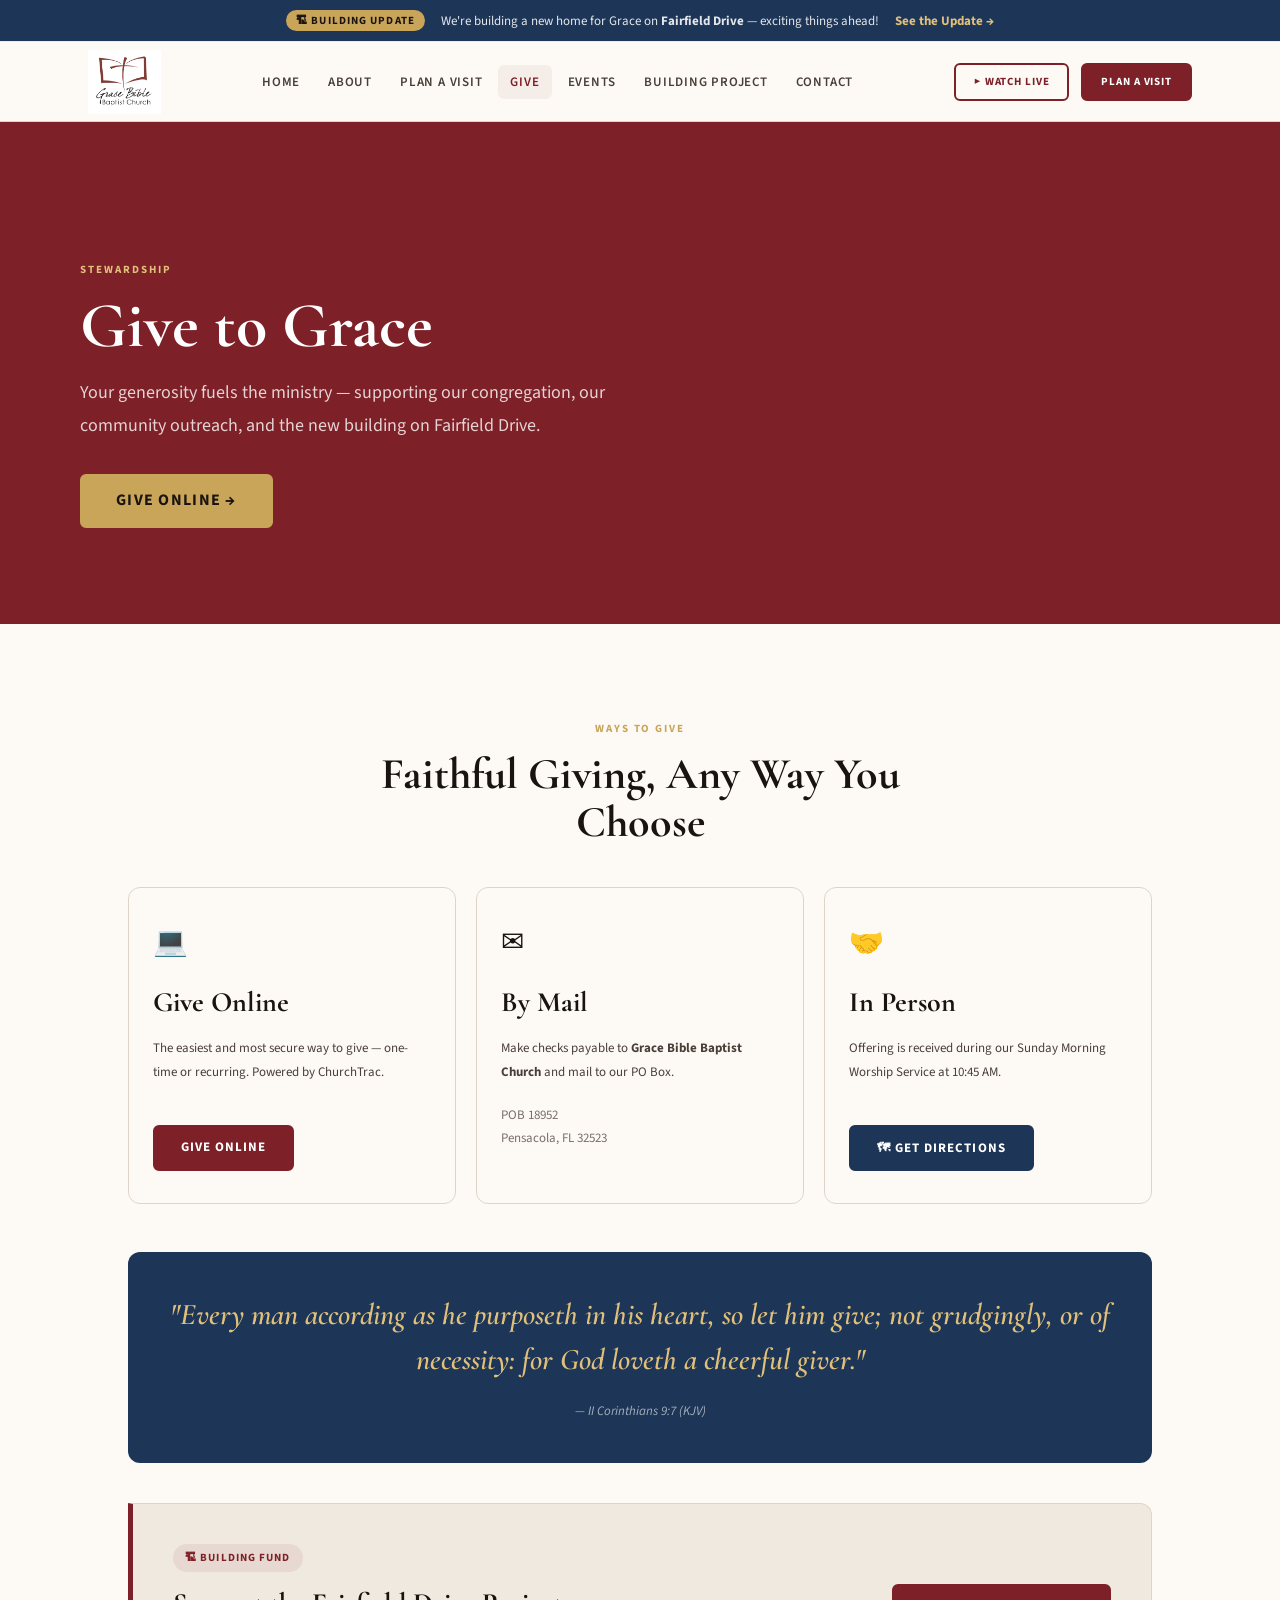
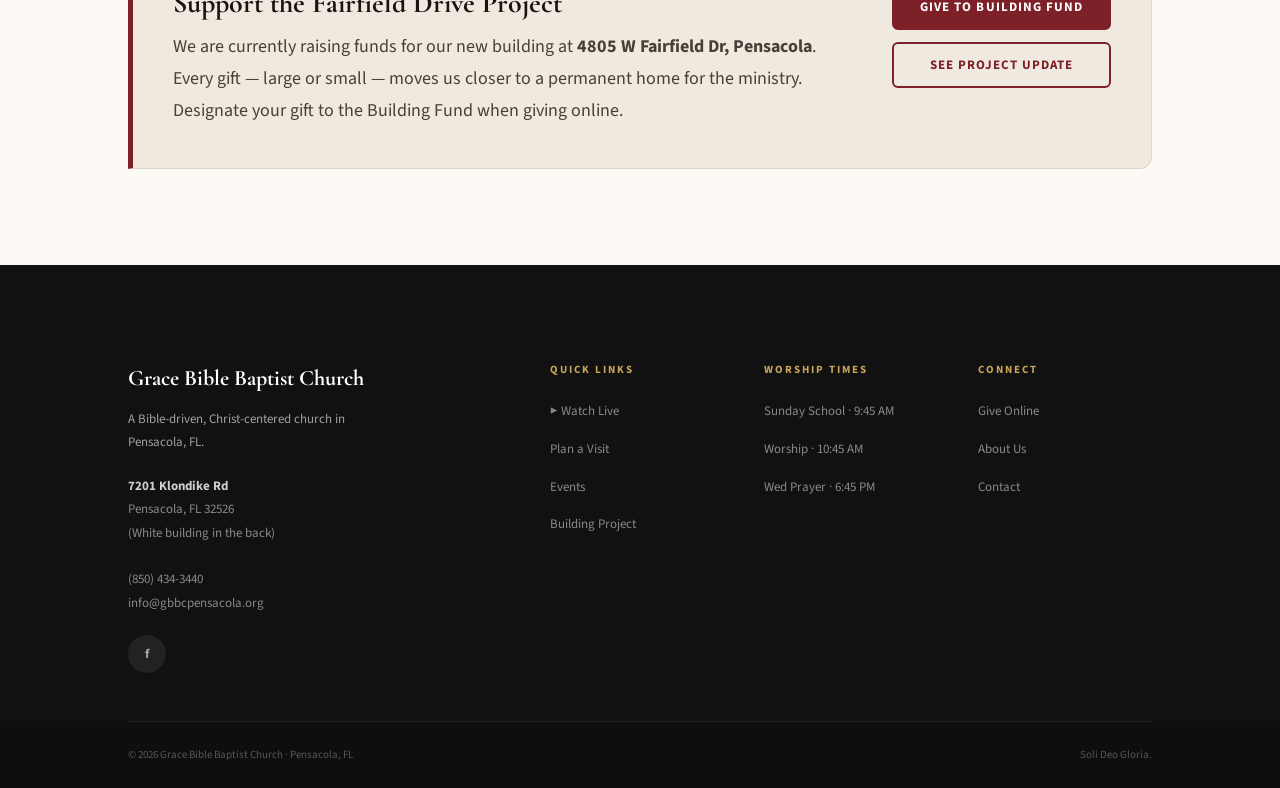
<file: give.html>
<!DOCTYPE html>
<html lang="en">
<head>
  <meta charset="UTF-8">
  <meta name="viewport" content="width=device-width, initial-scale=1.0">
  <title>Give — Grace Bible Baptist Church | Pensacola, FL</title>
  <meta name="description" content="Support the ministry of Grace Bible Baptist Church in Pensacola, FL through online giving, mail, or in person.">
  <link rel="preconnect" href="https://fonts.googleapis.com">
  <link href="https://fonts.googleapis.com/css2?family=Cormorant+Garamond:ital,wght@0,600;0,700;1,400;1,600&family=Source+Sans+3:wght@300;400;600;700&display=swap" rel="stylesheet">
  <link rel="stylesheet" href="css/styles.css">
</head>
<body>

<div class="announcement-bar" role="region" aria-label="Site announcement">
  <span class="label">🏗 Building Update</span>
  <p>We're building a new home for Grace on <strong>Fairfield Drive</strong> — exciting things ahead!</p>
  <a class="ann-link" href="building-project.html">See the Update →</a>
</div>

<header class="site-header" role="banner">
  <div class="header-inner">
    <a class="logo" href="index.html" aria-label="Grace Bible Baptist Church — Home">
      <img src="assets/logo.png" alt="Grace Bible Baptist Church" width="160" height="52"
           onerror="this.style.display='none';this.nextElementSibling.style.display='flex'">
      <span class="logo-fallback" style="display:none">
        <span class="logo-icon" aria-hidden="true">✝</span>
        <span class="logo-text">Grace Bible Baptist <small>Pensacola, FL</small></span>
      </span>
    </a>
    <nav aria-label="Main navigation">
      <ul class="nav-links" role="list">
        <li><a href="index.html">Home</a></li>
        <li><a href="about.html">About</a></li>
        <li><a href="plan-a-visit.html">Plan a Visit</a></li>
        <li><a href="give.html" class="active">Give</a></li>
        <li><a href="events.html">Events</a></li>
        <li><a href="building-project.html">Building Project</a></li>
        <li><a href="contact.html">Contact</a></li>
      </ul>
    </nav>
    <div class="nav-ctas">
      <a class="btn btn-outline btn-sm nav-cta-secondary"
         href="https://www.facebook.com/share/1EXpFRQ71C/?mibextid=wwXIfr"
         target="_blank" rel="noopener noreferrer">▶ Watch Live</a>
      <a class="btn btn-primary btn-sm" href="plan-a-visit.html">Plan a Visit</a>
    </div>
    <button class="hamburger" id="hamburger-btn" aria-label="Open navigation menu"
            aria-expanded="false" onclick="toggleMobileMenu()">
      <span></span><span></span><span></span>
    </button>
  </div>
</header>

<div class="mobile-menu" id="mobile-menu" role="navigation" aria-label="Mobile navigation">
  <ul role="list">
    <li><a href="index.html">Home</a></li>
    <li><a href="about.html">About</a></li>
    <li><a href="plan-a-visit.html">Plan a Visit</a></li>
    <li><a href="give.html" class="active">Give</a></li>
    <li><a href="events.html">Events</a></li>
    <li><a href="building-project.html">Building Project</a></li>
    <li><a href="contact.html">Contact</a></li>
    <li><a href="https://www.facebook.com/share/1EXpFRQ71C/?mibextid=wwXIfr"
           target="_blank" rel="noopener noreferrer">Sermons (Facebook Live)</a></li>
  </ul>
  <div class="mobile-menu-ctas">
    <a class="btn btn-primary" href="plan-a-visit.html" style="justify-content:center">Plan a Visit</a>
    <a class="btn btn-outline" href="https://www.facebook.com/share/1EXpFRQ71C/?mibextid=wwXIfr"
       target="_blank" rel="noopener noreferrer" style="justify-content:center">▶ Watch Live</a>
  </div>
</div>

<main id="main-content">

  <!-- ── GIVE HERO ─────────────────────────────────────────────────── -->
  <div class="give-page-hero">
    <div class="give-page-hero-inner">
      <span class="eyebrow" style="color:var(--color-gold-light)">Stewardship</span>
      <h1>Give to Grace</h1>
      <p>Your generosity fuels the ministry — supporting our congregation, our community outreach,
         and the new building on Fairfield Drive.</p>
      <a class="btn btn-gold btn-lg"
         href="https://gbbcpensacola.churchtrac.com/give"
         target="_blank" rel="noopener noreferrer">Give Online →</a>
    </div>
  </div>

  <!-- ── WAYS TO GIVE ───────────────────────────────────────────────── -->
  <section class="section" style="background:var(--color-bg-white)" aria-labelledby="give-methods-heading">
    <div class="container">
      <div class="text-center" style="max-width:600px;margin:0 auto var(--space-4)">
        <span class="eyebrow">Ways to Give</span>
        <h2 id="give-methods-heading" class="section-heading">Faithful Giving, Any Way You Choose</h2>
      </div>
      <div class="give-methods">
        <div class="give-method-card">
          <div class="give-method-icon">💻</div>
          <h3>Give Online</h3>
          <p>The easiest and most secure way to give — one-time or recurring. Powered by ChurchTrac.</p>
          <a class="btn btn-primary"
             href="https://gbbcpensacola.churchtrac.com/give"
             target="_blank" rel="noopener noreferrer">Give Online</a>
        </div>
        <div class="give-method-card">
          <div class="give-method-icon">✉️</div>
          <h3>By Mail</h3>
          <p>Make checks payable to <strong>Grace Bible Baptist Church</strong> and mail to our PO Box.</p>
          <p style="font-size:var(--text-sm);color:var(--color-text-muted)">
            POB 18952<br>Pensacola, FL 32523
          </p>
        </div>
        <div class="give-method-card">
          <div class="give-method-icon">🤝</div>
          <h3>In Person</h3>
          <p>Offering is received during our Sunday Morning Worship Service at 10:45 AM.</p>
          <button class="btn-directions"
                  onclick="getDirections('7201 Klondike Rd, Pensacola, FL 32526')">
            🗺 Get Directions
          </button>
        </div>
      </div>

      <!-- Scripture -->
      <div class="give-verse">
        <blockquote>"Every man according as he purposeth in his heart, so let him give; not
          grudgingly, or of necessity: for God loveth a cheerful giver."</blockquote>
        <cite>— II Corinthians 9:7 (KJV)</cite>
      </div>

      <!-- Building fund note -->
      <div class="building-card mt-10">
        <div>
          <div class="building-badge">🏗 Building Fund</div>
          <h3 class="section-heading" style="font-size:clamp(20px,2.5vw,28px);margin-bottom:var(--space-3)">
            Support the Fairfield Drive Project
          </h3>
          <p style="font-size:var(--text-md);color:var(--color-text-secondary);line-height:var(--leading-loose)">
            We are currently raising funds for our new building at <strong>4805 W Fairfield Dr,
            Pensacola</strong>. Every gift — large or small — moves us closer to a permanent home
            for the ministry. Designate your gift to the Building Fund when giving online.
          </p>
        </div>
        <div style="display:flex;flex-direction:column;gap:var(--space-3)">
          <a class="btn btn-primary"
             href="https://gbbcpensacola.churchtrac.com/give"
             target="_blank" rel="noopener noreferrer">Give to Building Fund</a>
          <a class="btn btn-outline" href="building-project.html">See Project Update</a>
        </div>
      </div>
    </div>
  </section>

</main>

<footer role="contentinfo">
  <div class="container">
    <div class="footer-grid">
      <div class="footer-brand">
        <h3>Grace Bible Baptist Church</h3>
        <p>A Bible-driven, Christ-centered church in Pensacola, FL.</p>
        <address class="footer-address">
          <strong>7201 Klondike Rd</strong><br>Pensacola, FL 32526<br>
          (White building in the back)<br><br>
          <a href="tel:+18504343440">(850) 434-3440</a><br>
          <a href="mailto:info@gbbcpensacola.org">info@gbbcpensacola.org</a>
        </address>
        <div class="social-links">
          <a class="social-link" href="https://www.facebook.com/share/1EXpFRQ71C/?mibextid=wwXIfr"
             target="_blank" rel="noopener noreferrer" aria-label="Facebook">f</a>
        </div>
      </div>
      <div class="footer-col">
        <h4>Quick Links</h4>
        <ul>
          <li><a href="https://www.facebook.com/share/1EXpFRQ71C/?mibextid=wwXIfr"
                 target="_blank" rel="noopener noreferrer">▶ Watch Live</a></li>
          <li><a href="plan-a-visit.html">Plan a Visit</a></li>
          <li><a href="events.html">Events</a></li>
          <li><a href="building-project.html">Building Project</a></li>
        </ul>
      </div>
      <div class="footer-col">
        <h4>Worship Times</h4>
        <ul>
          <li><a href="plan-a-visit.html">Sunday School · 9:45 AM</a></li>
          <li><a href="plan-a-visit.html">Worship · 10:45 AM</a></li>
          <li><a href="plan-a-visit.html">Wed Prayer · 6:45 PM</a></li>
        </ul>
      </div>
      <div class="footer-col">
        <h4>Connect</h4>
        <ul>
          <li><a href="https://gbbcpensacola.churchtrac.com/give"
                 target="_blank" rel="noopener noreferrer">Give Online</a></li>
          <li><a href="about.html">About Us</a></li>
          <li><a href="contact.html">Contact</a></li>
        </ul>
      </div>
    </div>
  </div>
  <div style="background:rgba(0,0,0,0.2)">
    <div class="container">
      <div class="footer-bottom">
        <span>© 2026 Grace Bible Baptist Church · Pensacola, FL</span>
        <span>Soli Deo Gloria.</span>
      </div>
    </div>
  </div>
</footer>

<script src="js/main.js"></script>
</body>
</html>
</file>
<file: css/styles.css>
/* =================================================================
   GRACE BIBLE BAPTIST CHURCH — styles.css
   ================================================================= */
:root {
  --color-maroon:#7D2027;--color-maroon-dark:#5C161B;--color-maroon-light:#A0353C;
  --color-gold:#C9A55A;--color-gold-light:#E0C07A;--color-gold-muted:rgba(201,165,90,0.15);
  --color-navy:#1D3557;--color-navy-light:#274472;
  --color-bg:#F0E9DF;--color-bg-white:#FDFAF6;--color-bg-dark:#111111;
  --color-text:#1A1410;--color-text-secondary:#4A3F38;--color-text-muted:#7A6E68;
  --color-divider:#DDD5CA;
  --font-display:'Cormorant Garamond',Georgia,serif;
  --font-body:'Source Sans 3',system-ui,sans-serif;
  --text-xs:11px;--text-sm:13px;--text-base:16px;--text-md:18px;--text-lg:22px;
  --text-xl:28px;--text-2xl:36px;--text-hero:clamp(38px,6.5vw,72px);
  --leading-tight:1.1;--leading-snug:1.3;--leading-normal:1.6;--leading-loose:1.8;
  --tracking-eyebrow:0.18em;--tracking-btn:0.08em;--tracking-nav:0.06em;
  --space-1:4px;--space-2:8px;--space-3:12px;--space-4:16px;--space-5:20px;
  --space-6:24px;--space-8:32px;--space-10:40px;--space-12:48px;--space-16:64px;
  --space-20:80px;--space-32:128px;
  --section-py-sm:clamp(40px,6vw,64px);--section-py-md:clamp(56px,8vw,96px);
  --container-max:1120px;--container-px:clamp(20px,5vw,48px);
  --radius-xs:4px;--radius-sm:6px;--radius-md:12px;--radius-lg:20px;--radius-pill:100px;
  --shadow-sm:0 2px 8px rgba(0,0,0,0.08);--shadow-md:0 4px 20px rgba(0,0,0,0.09);
  --shadow-lg:0 8px 40px rgba(0,0,0,0.12);--shadow-card:0 2px 12px rgba(26,20,16,0.07);
  --btn-h-sm:38px;--btn-h-md:46px;--btn-h-lg:54px;
  --btn-px-sm:18px;--btn-px-md:26px;--btn-px-lg:34px;
  --ease-out:cubic-bezier(0.16,1,0.3,1);--transition:0.22s var(--ease-out);
  --z-bar:200;--z-nav:100;
}
*,*::before,*::after{box-sizing:border-box;margin:0;padding:0}
html{scroll-behavior:smooth;-webkit-text-size-adjust:100%}
body{font-family:var(--font-body);font-size:var(--text-base);line-height:var(--leading-normal);color:var(--color-text);background:var(--color-bg)}
img{display:block;max-width:100%;height:auto}
a{color:inherit;text-decoration:none}
:focus-visible{outline:3px solid var(--color-maroon);outline-offset:3px;border-radius:var(--radius-xs)}
.container{max-width:var(--container-max);margin:0 auto;padding:0 var(--container-px)}
.section{padding:var(--section-py-md) 0}
.section-sm{padding:var(--section-py-sm) 0}
.eyebrow{font-family:var(--font-body);font-size:var(--text-xs);font-weight:700;letter-spacing:var(--tracking-eyebrow);text-transform:uppercase;color:var(--color-gold);margin-bottom:var(--space-3);display:block}
.section-heading{font-family:var(--font-display);font-size:clamp(26px,4vw,44px);font-weight:700;line-height:var(--leading-tight);color:var(--color-text);margin-bottom:var(--space-4)}
.section-sub{font-size:var(--text-md);color:var(--color-text-secondary);line-height:var(--leading-loose);max-width:540px}
.text-center{text-align:center}
.text-center .section-sub{margin:0 auto}
/* BUTTONS */
.btn{display:inline-flex;align-items:center;justify-content:center;gap:var(--space-2);height:var(--btn-h-md);padding:0 var(--btn-px-md);border-radius:var(--radius-sm);font-family:var(--font-body);font-size:var(--text-sm);font-weight:700;letter-spacing:var(--tracking-btn);text-transform:uppercase;text-decoration:none;cursor:pointer;border:2px solid transparent;white-space:nowrap;transition:background var(--transition),color var(--transition),border-color var(--transition),transform var(--transition),box-shadow var(--transition)}
.btn:active{transform:scale(0.98)}
.btn-primary{background:var(--color-maroon);color:#fff;border-color:var(--color-maroon)}
.btn-primary:hover,.btn-primary:focus-visible{background:var(--color-maroon-dark);border-color:var(--color-maroon-dark);box-shadow:0 4px 16px rgba(125,32,39,0.35);transform:translateY(-1px)}
.btn-outline{background:transparent;color:var(--color-maroon);border-color:var(--color-maroon)}
.btn-outline:hover,.btn-outline:focus-visible{background:var(--color-maroon);color:#fff;transform:translateY(-1px)}
.btn-outline-white{background:transparent;color:#fff;border-color:rgba(255,255,255,0.6)}
.btn-outline-white:hover{background:rgba(255,255,255,0.12);border-color:#fff;transform:translateY(-1px)}
.btn-gold{background:var(--color-gold);color:var(--color-text);border-color:var(--color-gold)}
.btn-gold:hover{background:var(--color-gold-light);transform:translateY(-1px)}
.btn-navy{background:var(--color-navy);color:#fff;border-color:var(--color-navy)}
.btn-navy:hover{background:var(--color-navy-light);transform:translateY(-1px)}
.btn-lg{height:var(--btn-h-lg);padding:0 var(--btn-px-lg);font-size:var(--text-base)}
.btn-sm{height:var(--btn-h-sm);padding:0 var(--btn-px-sm);font-size:var(--text-xs)}
.btn-directions{display:inline-flex;align-items:center;gap:var(--space-2);height:var(--btn-h-md);padding:0 var(--btn-px-md);border-radius:var(--radius-sm);font-family:var(--font-body);font-size:var(--text-sm);font-weight:700;letter-spacing:var(--tracking-btn);text-transform:uppercase;background:var(--color-navy);color:#fff;border:2px solid var(--color-navy);cursor:pointer;white-space:nowrap;transition:background var(--transition),transform var(--transition)}
.btn-directions:hover{background:var(--color-navy-light);transform:translateY(-1px)}
.flex-row{display:flex;flex-wrap:wrap;gap:var(--space-4);align-items:center}
.divider{border:none;border-top:1px solid var(--color-divider);margin:var(--space-5) 0}
.mt-6{margin-top:var(--space-6)}.mt-8{margin-top:var(--space-8)}.mt-10{margin-top:var(--space-10)}.mt-12{margin-top:var(--space-12)}

/* ANNOUNCEMENT BAR */
.announcement-bar{position:sticky;top:0;z-index:var(--z-bar);background:var(--color-navy);color:#fff;padding:10px var(--container-px);display:flex;align-items:center;justify-content:center;gap:var(--space-4);flex-wrap:wrap;text-align:center;font-size:var(--text-sm);line-height:1.4}
.announcement-bar .label{background:var(--color-gold);color:var(--color-text);font-size:var(--text-xs);font-weight:700;letter-spacing:0.1em;text-transform:uppercase;padding:3px 10px;border-radius:var(--radius-pill);flex-shrink:0}
.announcement-bar p{color:rgba(255,255,255,0.88)}
.ann-link{color:var(--color-gold-light);font-weight:700;font-size:var(--text-sm);text-decoration:none;white-space:nowrap;transition:color var(--transition)}
.ann-link:hover{color:#fff}

/* HEADER — [CHANGE 1] logo 64px desktop / 52px mobile; header 80px */
.site-header{position:sticky;top:42px;z-index:var(--z-nav);background:rgba(253,250,246,0.97);backdrop-filter:blur(10px);-webkit-backdrop-filter:blur(10px);border-bottom:1px solid var(--color-divider);height:80px;display:flex;align-items:center}
.header-inner{width:100%;max-width:1200px;margin:0 auto;padding:0 var(--container-px);display:flex;align-items:center;justify-content:space-between;gap:var(--space-6)}
.logo{display:flex;align-items:center;text-decoration:none;flex-shrink:0}
.logo img{height:64px;width:auto;image-rendering:-webkit-optimize-contrast;image-rendering:crisp-edges}
.logo-fallback{display:flex;align-items:center;gap:var(--space-3)}
.logo-icon{width:48px;height:48px;background:var(--color-maroon);border-radius:var(--radius-sm);display:grid;place-items:center;color:#fff;font-size:20px;flex-shrink:0}
.logo-text{font-family:var(--font-display);font-size:18px;font-weight:700;color:var(--color-text);line-height:1.15}
.logo-text small{display:block;font-family:var(--font-body);font-size:var(--text-xs);font-weight:400;color:var(--color-text-muted);letter-spacing:0.08em;text-transform:uppercase}
@media(max-width:768px){.logo img{height:52px}}
.nav-links{display:none;list-style:none;align-items:center;gap:var(--space-1);flex:1;justify-content:center}
@media(min-width:1060px){.nav-links{display:flex}}
.nav-links a{text-decoration:none;font-size:var(--text-sm);font-weight:600;letter-spacing:var(--tracking-nav);text-transform:uppercase;color:var(--color-text-secondary);padding:var(--space-2) var(--space-3);border-radius:var(--radius-sm);transition:color var(--transition),background var(--transition)}
.nav-links a:hover{color:var(--color-maroon);background:rgba(125,32,39,0.06)}
.nav-links a.active{color:var(--color-maroon);background:rgba(125,32,39,0.06)}
.nav-ctas{display:flex;align-items:center;gap:var(--space-3);flex-shrink:0}
.hamburger{display:flex;flex-direction:column;gap:5px;padding:var(--space-2);background:none;border:none;cursor:pointer;border-radius:var(--radius-sm)}
.hamburger span{width:22px;height:2px;background:var(--color-text);border-radius:2px;transition:all 0.25s ease}
.hamburger:hover span{background:var(--color-maroon)}
.hamburger.open span:nth-child(1){transform:translateY(7px) rotate(45deg)}
.hamburger.open span:nth-child(2){opacity:0;transform:scaleX(0)}
.hamburger.open span:nth-child(3){transform:translateY(-7px) rotate(-45deg)}
@media(min-width:1060px){.hamburger{display:none}}
/* mobile-menu top = ann-bar(42px) + header(80px) */
.mobile-menu{display:none;position:fixed;top:122px;left:0;right:0;background:rgba(253,250,246,0.98);backdrop-filter:blur(12px);border-bottom:1px solid var(--color-divider);z-index:calc(var(--z-nav) - 1);padding:var(--space-6) var(--container-px) var(--space-8)}
.mobile-menu.open{display:block}
.mobile-menu ul{list-style:none;display:flex;flex-direction:column;gap:0}
.mobile-menu ul li a{display:block;padding:var(--space-4) 0;font-size:var(--text-md);font-weight:700;color:var(--color-text);text-decoration:none;border-bottom:1px solid var(--color-divider);transition:color var(--transition)}
.mobile-menu ul li:last-child a{border-bottom:none}
.mobile-menu ul li a:hover,.mobile-menu ul li a.active{color:var(--color-maroon)}
.mobile-menu-ctas{display:flex;flex-direction:column;gap:var(--space-3);margin-top:var(--space-6)}

/* HERO — [CHANGE 2] height 100svh -> ~72vh; [CHANGE 3] times typography */
.hero{position:relative;min-height:clamp(480px,72vh,800px);display:flex;flex-direction:column;justify-content:flex-end;overflow:hidden;background-color:#1a0a0a}
.hero-slideshow{position:absolute;inset:0;z-index:0}
.hero-slide{position:absolute;inset:0;background-size:cover;background-position:center;opacity:0;transition:opacity 1.6s ease-in-out;will-change:opacity}
.hero-slide.active{opacity:1}
.hero-slide:nth-child(1){background-image:url('https://images.unsplash.com/photo-1438032005730-c779502df39b?w=1800&q=80')}
.hero-slide:nth-child(2){background-image:url('https://images.unsplash.com/photo-1529070538774-1843cb3265df?w=1800&q=80')}
.hero-slide:nth-child(3){background-image:url('https://images.unsplash.com/photo-1507003211169-0a1dd7228f2d?w=1800&q=80')}
.hero-slide:nth-child(4){background-image:url('https://images.unsplash.com/photo-1477244075012-5cc28286e465?w=1800&q=80')}
.hero-slide:nth-child(5){background-image:url('https://images.unsplash.com/photo-1504052434569-70ad5836ab65?w=1800&q=80')}
@media(prefers-reduced-motion:reduce){.hero-slide{transition:none}.hero-slide:nth-child(1){opacity:1}.hero-slide:not(:nth-child(1)){opacity:0!important}}
.hero-overlay{position:absolute;inset:0;z-index:1;background:linear-gradient(to bottom,rgba(18,8,8,0.48) 0%,rgba(18,8,8,0.28) 40%,rgba(18,8,8,0.82) 100%)}
.hero-overlay-accent{position:absolute;inset:0;z-index:1;background:linear-gradient(135deg,rgba(125,32,39,0.22) 0%,transparent 55%)}
.hero-content{position:relative;z-index:2;width:100%;max-width:var(--container-max);margin:0 auto;padding:clamp(48px,8vw,96px) var(--container-px) clamp(40px,6vw,64px)}
.hero-badge{display:inline-flex;align-items:center;gap:var(--space-2);background:rgba(255,255,255,0.1);border:1px solid rgba(255,255,255,0.25);backdrop-filter:blur(4px);border-radius:var(--radius-pill);padding:6px 16px;font-size:var(--text-xs);font-weight:700;letter-spacing:0.14em;text-transform:uppercase;color:rgba(255,255,255,0.9);margin-bottom:var(--space-5)}
.hero-badge .dot{width:7px;height:7px;background:var(--color-gold);border-radius:50%}
.hero h1{font-family:var(--font-display);font-size:var(--text-hero);font-weight:700;line-height:var(--leading-tight);color:#fff;max-width:720px;margin-bottom:var(--space-5)}
.hero h1 em{font-style:italic;color:var(--color-gold-light)}
.hero-sub{font-size:clamp(16px,2vw,19px);color:rgba(255,255,255,0.82);line-height:var(--leading-loose);max-width:480px;margin-bottom:var(--space-8);font-weight:300}
.hero-ctas{display:flex;gap:var(--space-4);flex-wrap:wrap}
/* [CHANGE 3] Hero times — strong label / display-font value / muted desc */
.hero-times{display:flex;flex-wrap:wrap;gap:1px;background:rgba(255,255,255,0.08);border:1px solid rgba(255,255,255,0.12);border-radius:var(--radius-sm);overflow:hidden;max-width:820px;margin-top:var(--space-8)}
.hero-time-item{flex:1;min-width:150px;padding:18px 22px}
.hero-time-label{font-family:var(--font-body);font-size:9px;font-weight:800;letter-spacing:0.24em;text-transform:uppercase;color:var(--color-gold);margin-bottom:5px;line-height:1}
.hero-time-value{font-family:var(--font-display);font-size:22px;font-weight:700;color:#fff;line-height:1.05;letter-spacing:0.01em}
.hero-time-desc{font-family:var(--font-body);font-size:11px;font-weight:400;color:rgba(255,255,255,0.45);margin-top:4px;letter-spacing:0.04em;line-height:1.3}
.hero-time-divider{width:1px;background:rgba(255,255,255,0.1);flex-shrink:0}
.slideshow-dots{position:absolute;bottom:var(--space-4);right:var(--space-6);z-index:3;display:flex;gap:var(--space-2)}
.slideshow-dot{width:8px;height:8px;border-radius:50%;background:rgba(255,255,255,0.35);border:none;cursor:pointer;padding:0;transition:background .3s,transform .3s}
.slideshow-dot.active{background:#fff;transform:scale(1.25)}
@media(prefers-reduced-motion:reduce){.slideshow-dots{display:none}}

/* PAGE HERO */
.page-hero{padding:clamp(80px,12vw,140px) var(--container-px) clamp(56px,8vw,80px);background:var(--color-maroon);position:relative;overflow:hidden}
.page-hero::before{content:'';position:absolute;inset:0;background:radial-gradient(circle at 70% 50%,rgba(201,165,90,0.14),transparent 60%)}
.page-hero-inner{position:relative;z-index:1;max-width:var(--container-max);margin:0 auto}
.page-hero h1{font-family:var(--font-display);font-size:clamp(36px,5.5vw,64px);font-weight:700;color:#fff;margin-bottom:var(--space-4);line-height:var(--leading-tight)}
.page-hero p{font-size:var(--text-md);color:rgba(255,255,255,0.78);max-width:520px;line-height:var(--leading-loose)}
.about-hero{background:linear-gradient(135deg,var(--color-maroon-dark),var(--color-maroon));padding:clamp(80px,12vw,140px) var(--container-px) clamp(56px,8vw,96px);position:relative;overflow:hidden}
.about-hero::before{content:'';position:absolute;inset:0;background:url('https://images.unsplash.com/photo-1438032005730-c779502df39b?w=1600&q=60') center/cover;opacity:.12}
.about-hero-content{position:relative;z-index:1;max-width:var(--container-max);margin:0 auto}
.about-hero h1{font-family:var(--font-display);font-size:clamp(36px,5.5vw,64px);font-weight:700;color:#fff;line-height:var(--leading-tight);margin-bottom:var(--space-4)}
.about-hero h1 em{font-style:italic;color:var(--color-gold-light)}
.about-hero p{font-size:var(--text-md);color:rgba(255,255,255,0.8);max-width:540px;line-height:var(--leading-loose)}
.contact-hero{background:linear-gradient(135deg,var(--color-navy),#0f1f35);padding:clamp(80px,12vw,140px) var(--container-px) clamp(56px,8vw,96px)}
.contact-hero-inner{max-width:var(--container-max);margin:0 auto}
.contact-hero h1{font-family:var(--font-display);font-size:clamp(36px,5.5vw,64px);font-weight:700;color:#fff;margin-bottom:var(--space-4);line-height:var(--leading-tight)}
.contact-hero p{font-size:var(--text-md);color:rgba(255,255,255,0.75);max-width:440px;line-height:var(--leading-loose)}
.building-hero{position:relative;min-height:55vh;background:#1a0a0a;display:flex;align-items:flex-end;overflow:hidden}
.building-hero img{position:absolute;inset:0;width:100%;height:100%;object-fit:cover;object-position:center}
.building-hero-overlay{position:absolute;inset:0;background:linear-gradient(to bottom,rgba(0,0,0,0.2) 0%,rgba(0,0,0,0.72) 100%)}
.building-hero-content{position:relative;z-index:2;padding:var(--space-32) var(--container-px) var(--space-16);max-width:var(--container-max);margin:0 auto;width:100%}
.building-hero-content h1{font-family:var(--font-display);font-size:clamp(32px,5vw,58px);font-weight:700;color:#fff;line-height:var(--leading-snug);max-width:640px;margin-bottom:var(--space-4)}
.building-hero-content p{font-size:var(--text-md);color:rgba(255,255,255,0.8);max-width:520px;line-height:var(--leading-loose)}

/* QUICK ACTIONS — [CHANGE 4] SVG icon container */
.quick-actions{background:var(--color-maroon);padding:0}
.quick-actions-inner{display:grid;grid-template-columns:repeat(2,1fr)}
@media(min-width:640px){.quick-actions-inner{grid-template-columns:repeat(4,1fr)}}
.qa-btn{display:flex;flex-direction:column;align-items:center;justify-content:center;gap:var(--space-2);padding:var(--space-6) var(--space-4);text-decoration:none;color:rgba(255,255,255,0.85);font-size:var(--text-xs);font-weight:700;letter-spacing:0.12em;text-transform:uppercase;border:none;background:none;cursor:pointer;border-right:1px solid rgba(255,255,255,0.12);border-bottom:1px solid rgba(255,255,255,0.12);transition:background var(--transition),color var(--transition)}
.qa-btn:last-child,.qa-btn:nth-child(4){border-right:none}
@media(min-width:640px){.qa-btn{border-bottom:none}}
.qa-btn:hover{background:rgba(255,255,255,0.1);color:#fff}
.qa-icon{width:22px;height:22px;color:var(--color-gold-light);display:grid;place-items:center;transition:transform var(--transition)}
.qa-icon svg{width:20px;height:20px}
.qa-btn:hover .qa-icon{transform:scale(1.12)}

/* SERVICE TIMES — [CHANGE 4] text icon; [CHANGE 3] typography */
.service-times-section{background:var(--color-bg-white)}
.service-times-grid{display:grid;grid-template-columns:1fr;gap:var(--space-4);margin-top:var(--space-10)}
@media(min-width:560px){.service-times-grid{grid-template-columns:repeat(2,1fr)}}
@media(min-width:900px){.service-times-grid{grid-template-columns:repeat(4,1fr)}}
.time-card{background:var(--color-bg);border:1px solid var(--color-divider);border-radius:var(--radius-md);padding:var(--space-8) var(--space-6);display:flex;flex-direction:column;align-items:flex-start;position:relative;overflow:hidden;transition:box-shadow var(--transition),transform var(--transition)}
.time-card::before{content:'';position:absolute;top:0;left:0;right:0;height:3px;background:var(--color-maroon);transform:scaleX(0);transform-origin:left;transition:transform var(--transition)}
.time-card:hover{box-shadow:var(--shadow-lg);transform:translateY(-3px)}
.time-card:hover::before{transform:scaleX(1)}
.time-card.wednesday::before{background:var(--color-navy)}
/* [CHANGE 4] time-icon: text abbreviation, no emoji */
.time-icon{width:44px;height:44px;background:rgba(125,32,39,0.08);border-radius:var(--radius-sm);display:grid;place-items:center;font-family:var(--font-body);font-size:9px;font-weight:800;letter-spacing:0.1em;color:var(--color-maroon);text-transform:uppercase;margin-bottom:var(--space-5)}
.time-card.wednesday .time-icon{background:rgba(29,53,87,0.08);color:var(--color-navy)}
.time-card h3{font-family:var(--font-display);font-size:var(--text-xl);font-weight:700;color:var(--color-maroon);margin-bottom:var(--space-2);line-height:1.1}
.time-card.wednesday h3{color:var(--color-navy)}
.time-card strong{display:block;font-size:var(--text-base);font-weight:700;color:var(--color-text);margin-bottom:var(--space-2);letter-spacing:0.01em}
.time-card p{font-size:var(--text-sm);color:var(--color-text-muted);line-height:var(--leading-normal)}
.directions-row{display:flex;flex-wrap:wrap;gap:var(--space-4);margin-top:var(--space-8);align-items:center}
.directions-row p{font-size:var(--text-sm);color:var(--color-text-muted);flex:1;min-width:200px;line-height:var(--leading-normal)}

/* PLAN A VISIT — [CHANGE 7] map wrapper */
.visit-section{background:var(--color-bg)}
.visit-grid{display:grid;grid-template-columns:1fr;gap:var(--space-12);align-items:center}
@media(min-width:900px){.visit-grid{grid-template-columns:1fr 1fr}}
.visit-img-wrap{position:relative;border-radius:var(--radius-lg);overflow:hidden}
.visit-img-wrap img{width:100%;height:clamp(320px,40vw,500px);object-fit:cover;display:block;border-radius:var(--radius-lg)}
.visit-img-badge{position:absolute;bottom:var(--space-5);left:var(--space-5);background:rgba(29,53,87,0.92);backdrop-filter:blur(4px);color:#fff;padding:var(--space-3) var(--space-5);border-radius:var(--radius-sm);font-size:var(--text-sm);font-weight:600;display:flex;align-items:center;gap:var(--space-2);max-width:280px;line-height:1.4}
/* [CHANGE 7] clickable map wrapper */
.visit-map-wrap{border-radius:var(--radius-lg);overflow:hidden;border:1px solid var(--color-divider);background:var(--color-bg-white)}
.visit-map-embed{position:relative;height:clamp(280px,36vw,420px)}
.visit-map-embed iframe{position:absolute;inset:0;width:100%;height:100%;border:0}
.visit-map-footer{padding:var(--space-5) var(--space-6);display:flex;align-items:center;justify-content:space-between;gap:var(--space-4);flex-wrap:wrap;border-top:1px solid var(--color-divider)}
.visit-map-address strong{display:block;font-size:var(--text-base);font-weight:700;color:var(--color-text);margin-bottom:2px}
.visit-map-address span{font-size:var(--text-sm);color:var(--color-text-muted)}
.visit-steps{display:flex;flex-direction:column;gap:var(--space-6);margin:var(--space-8) 0}
.visit-step{display:flex;gap:var(--space-4);align-items:flex-start}
.step-num{flex-shrink:0;width:34px;height:34px;border-radius:50%;background:rgba(125,32,39,0.1);color:var(--color-maroon);display:grid;place-items:center;font-family:var(--font-display);font-size:var(--text-base);font-weight:700}
.step-body strong{display:block;font-size:var(--text-base);font-weight:700;color:var(--color-text);margin-bottom:2px}
.step-body p{font-size:var(--text-sm);color:var(--color-text-muted);line-height:var(--leading-normal)}

/* WATCH LIVE */
.watch-section{background:var(--color-navy);color:#fff}
.watch-section .eyebrow{color:var(--color-gold)}
.watch-section .section-heading{color:#fff}
.watch-grid{display:grid;grid-template-columns:1fr;gap:var(--space-12);align-items:center}
@media(min-width:900px){.watch-grid{grid-template-columns:1fr 1fr}}
.fb-embed-card{background:rgba(255,255,255,0.06);border:1px solid rgba(255,255,255,0.12);border-radius:var(--radius-md);overflow:hidden}
.fb-embed-thumb{position:relative;aspect-ratio:16/9;background:linear-gradient(135deg,#1a1a2e,#16213e);display:flex;align-items:center;justify-content:center;cursor:pointer}
.fb-thumb-bg{position:absolute;inset:0;background:url('https://images.unsplash.com/photo-1504052434569-70ad5836ab65?w=800&q=70') center/cover;opacity:.15}
.fb-play{position:relative;z-index:1;width:64px;height:64px;background:rgba(255,255,255,0.95);border-radius:50%;display:grid;place-items:center;color:var(--color-navy);transition:transform var(--transition),box-shadow var(--transition)}
.fb-play svg{width:22px;height:22px;fill:var(--color-navy)}
.fb-embed-thumb:hover .fb-play{transform:scale(1.08);box-shadow:0 8px 32px rgba(0,0,0,0.3)}
.fb-embed-footer{padding:var(--space-5) var(--space-6);display:flex;align-items:center;justify-content:space-between;gap:var(--space-4)}
.fb-embed-footer p{font-size:var(--text-sm);color:rgba(255,255,255,0.6);line-height:1.4}
.watch-sub-links{display:flex;gap:var(--space-5);flex-wrap:wrap;margin-top:var(--space-8)}
.watch-sub-links a{display:flex;align-items:center;gap:var(--space-2);font-size:var(--text-sm);font-weight:600;color:rgba(255,255,255,0.6);text-decoration:none;transition:color var(--transition)}
.watch-sub-links a:hover{color:var(--color-gold-light)}

/* SERMONS — [CHANGE 6] sermon-desc + watch btn */
.sermons-section{background:var(--color-bg-white)}
.sermon-grid{display:grid;grid-template-columns:1fr;gap:var(--space-5);margin-top:var(--space-10)}
@media(min-width:640px){.sermon-grid{grid-template-columns:repeat(3,1fr)}}
.sermon-card{background:var(--color-bg);border:1px solid var(--color-divider);border-radius:var(--radius-md);overflow:hidden;text-decoration:none;color:inherit;display:flex;flex-direction:column;transition:box-shadow var(--transition),transform var(--transition)}
.sermon-card:hover{box-shadow:var(--shadow-lg);transform:translateY(-4px)}
.sermon-thumb{aspect-ratio:16/9;background:linear-gradient(135deg,var(--color-maroon-dark),var(--color-maroon));display:flex;align-items:center;justify-content:center;position:relative;overflow:hidden}
.sermon-thumb-bg{position:absolute;inset:0;background:url('https://images.unsplash.com/photo-1529070538774-1843cb3265df?w=600&q=70') center/cover;opacity:.18}
.sermon-play{width:48px;height:48px;border-radius:50%;background:rgba(255,255,255,0.95);display:grid;place-items:center;position:relative;z-index:1;transition:transform var(--transition)}
.sermon-play svg{width:18px;height:18px;fill:var(--color-maroon)}
.sermon-card:hover .sermon-play{transform:scale(1.1)}
.sermon-body{padding:var(--space-5);flex:1;display:flex;flex-direction:column}
.sermon-series{font-size:var(--text-xs);font-weight:700;letter-spacing:0.12em;text-transform:uppercase;color:var(--color-gold);margin-bottom:var(--space-2)}
.sermon-title{font-family:var(--font-display);font-size:var(--text-lg);font-weight:700;color:var(--color-text);margin-bottom:var(--space-2);line-height:var(--leading-snug)}
.sermon-desc{font-size:var(--text-sm);color:var(--color-text-muted);line-height:var(--leading-normal);margin-bottom:var(--space-4);flex:1}
.sermon-meta{font-size:var(--text-xs);color:var(--color-text-muted);padding-top:var(--space-3);border-top:1px solid var(--color-divider);display:flex;justify-content:space-between;align-items:center}
.sermon-watch-btn{display:inline-flex;align-items:center;gap:5px;font-family:var(--font-body);font-size:var(--text-xs);font-weight:700;letter-spacing:0.08em;text-transform:uppercase;color:var(--color-maroon);transition:color var(--transition)}
.sermon-watch-btn svg{width:10px;height:10px;fill:currentColor;flex-shrink:0}
.sermon-watch-btn:hover{color:var(--color-maroon-dark)}

/* EVENTS */
.events-section{background:var(--color-bg)}
.events-list{margin-top:var(--space-10);display:flex;flex-direction:column;gap:var(--space-3)}
.event-item{background:var(--color-bg-white);border:1px solid var(--color-divider);border-radius:var(--radius-md);padding:var(--space-5) var(--space-6);display:flex;align-items:center;gap:var(--space-5);text-decoration:none;color:inherit;transition:box-shadow var(--transition),border-color var(--transition)}
.event-item:hover{box-shadow:var(--shadow-md);border-color:var(--color-maroon)}
.event-date{flex-shrink:0;width:58px;text-align:center;background:var(--color-maroon);border-radius:var(--radius-sm);padding:var(--space-2)}
.event-month{font-size:var(--text-xs);font-weight:700;letter-spacing:0.1em;text-transform:uppercase;color:rgba(255,255,255,0.7);line-height:1}
.event-day{font-family:var(--font-display);font-size:var(--text-2xl);font-weight:700;color:#fff;line-height:1.1}
.event-info{flex:1;min-width:0}
.event-name{font-size:var(--text-base);font-weight:700;color:var(--color-text);margin-bottom:2px}
.event-details{font-size:var(--text-sm);color:var(--color-text-muted)}
.event-tag{flex-shrink:0;font-size:var(--text-xs);font-weight:700;letter-spacing:0.1em;text-transform:uppercase;padding:4px 12px;border-radius:var(--radius-pill);background:var(--color-gold-muted);color:#7a5a1a;display:none}
@media(min-width:560px){.event-tag{display:block}}
.section-footer{display:flex;justify-content:center;margin-top:var(--space-10)}

/* BUILDING PROJECT */
.building-section{background:var(--color-bg-white)}
.building-card{background:var(--color-bg);border:1px solid var(--color-divider);border-left:5px solid var(--color-maroon);border-radius:0 var(--radius-md) var(--radius-md) 0;padding:var(--space-10);display:grid;grid-template-columns:1fr;gap:var(--space-10);align-items:center}
@media(min-width:768px){.building-card{grid-template-columns:1fr auto}}
.building-badge{display:inline-flex;align-items:center;gap:var(--space-2);background:rgba(125,32,39,0.08);color:var(--color-maroon);font-size:var(--text-xs);font-weight:700;letter-spacing:0.1em;text-transform:uppercase;padding:5px 12px;border-radius:var(--radius-pill);margin-bottom:var(--space-4)}

/* ACCORDION — [CHANGE 8] reusable inside welcome section */
.accordion{display:flex;flex-direction:column;gap:var(--space-2);margin-top:var(--space-8)}
.accordion-item{background:var(--color-bg-white);border:1px solid var(--color-divider);border-radius:var(--radius-md);overflow:hidden}
.accordion-trigger{width:100%;display:flex;align-items:center;justify-content:space-between;gap:var(--space-4);padding:var(--space-5) var(--space-6);background:none;border:none;cursor:pointer;text-align:left;font-family:var(--font-body);font-size:var(--text-base);font-weight:700;color:var(--color-text);transition:background var(--transition)}
.accordion-trigger:hover{background:rgba(125,32,39,0.04)}
.accordion-trigger[aria-expanded="true"]{color:var(--color-maroon)}
.accordion-icon{flex-shrink:0;width:22px;height:22px;display:grid;place-items:center;background:rgba(125,32,39,0.08);border-radius:50%;color:var(--color-maroon);font-size:14px;font-weight:700;transition:transform var(--transition)}
.accordion-trigger[aria-expanded="true"] .accordion-icon{transform:rotate(45deg)}
.accordion-body{max-height:0;overflow:hidden;transition:max-height 0.35s var(--ease-out),padding 0.35s var(--ease-out)}
.accordion-body.open{max-height:400px}
.accordion-body-inner{padding:0 var(--space-6) var(--space-5);font-size:var(--text-base);color:var(--color-text-secondary);line-height:var(--leading-loose)}
.accordion-body-inner cite{display:block;margin-top:var(--space-3);font-size:var(--text-sm);color:var(--color-maroon);font-style:normal;font-weight:600}

/* GIVE PAGE */
.give-page-hero{background:var(--color-maroon);padding:clamp(80px,12vw,140px) var(--container-px) clamp(56px,8vw,96px)}
.give-page-hero-inner{max-width:var(--container-max);margin:0 auto}
.give-page-hero h1{font-family:var(--font-display);font-size:clamp(36px,5.5vw,64px);font-weight:700;color:#fff;margin-bottom:var(--space-4);line-height:var(--leading-tight)}
.give-page-hero p{font-size:var(--text-md);color:rgba(255,255,255,0.8);max-width:540px;line-height:var(--leading-loose);margin-bottom:var(--space-8)}
.give-methods{display:grid;grid-template-columns:1fr;gap:var(--space-5);margin-top:var(--space-10)}
@media(min-width:640px){.give-methods{grid-template-columns:repeat(3,1fr)}}
.give-method-card{background:var(--color-bg-white);border:1px solid var(--color-divider);border-radius:var(--radius-md);padding:var(--space-8) var(--space-6);display:flex;flex-direction:column;align-items:flex-start;transition:box-shadow var(--transition)}
.give-method-card:hover{box-shadow:var(--shadow-md)}
.give-method-icon{font-size:28px;margin-bottom:var(--space-4)}
.give-method-card h3{font-family:var(--font-display);font-size:var(--text-xl);font-weight:700;color:var(--color-text);margin-bottom:var(--space-3)}
.give-method-card p{font-size:var(--text-sm);color:var(--color-text-secondary);line-height:var(--leading-loose);margin-bottom:var(--space-5);flex:1}
.give-verse{background:var(--color-navy);color:#fff;border-radius:var(--radius-md);padding:var(--space-10) var(--space-8);margin-top:var(--space-12);text-align:center}
.give-verse blockquote{font-family:var(--font-display);font-size:clamp(20px,3vw,30px);font-style:italic;font-weight:600;color:var(--color-gold-light);line-height:1.5;margin-bottom:var(--space-4)}
.give-verse cite{color:rgba(255,255,255,0.6);font-size:var(--text-sm)}

/* CONTACT */
.contact-grid{display:grid;grid-template-columns:1fr;gap:var(--space-12);margin-top:var(--space-12)}
@media(min-width:900px){.contact-grid{grid-template-columns:1fr 1fr}}
.contact-info-block{display:flex;flex-direction:column;gap:var(--space-8)}
.contact-card{background:var(--color-bg-white);border:1px solid var(--color-divider);border-radius:var(--radius-md);padding:var(--space-6)}
.contact-card h3{font-family:var(--font-display);font-size:var(--text-lg);font-weight:700;color:var(--color-text);margin-bottom:var(--space-4)}
.contact-detail{display:flex;align-items:flex-start;gap:var(--space-3);margin-bottom:var(--space-4)}
.contact-detail-icon{flex-shrink:0;font-size:18px;margin-top:1px}
.contact-detail-text{font-size:var(--text-base);color:var(--color-text-secondary);line-height:var(--leading-normal)}
.contact-detail-text a{color:var(--color-maroon);font-weight:600;text-decoration:none}
.contact-detail-text a:hover{text-decoration:underline}
.contact-detail-text strong{color:var(--color-text)}
.contact-form{display:flex;flex-direction:column;gap:var(--space-5)}
.form-group{display:flex;flex-direction:column;gap:var(--space-2)}
.form-group label{font-size:var(--text-sm);font-weight:700;color:var(--color-text);letter-spacing:0.04em}
.form-group input,.form-group textarea,.form-group select{width:100%;padding:12px 16px;font-family:var(--font-body);font-size:var(--text-base);color:var(--color-text);background:var(--color-bg);border:1px solid var(--color-divider);border-radius:var(--radius-sm);transition:border-color var(--transition),box-shadow var(--transition)}
.form-group input:focus,.form-group textarea:focus,.form-group select:focus{outline:none;border-color:var(--color-maroon);box-shadow:0 0 0 3px rgba(125,32,39,0.12)}
.form-group textarea{min-height:140px;resize:vertical}
.form-row{display:grid;grid-template-columns:1fr;gap:var(--space-5)}
@media(min-width:560px){.form-row{grid-template-columns:1fr 1fr}}
.form-note{font-size:var(--text-xs);color:var(--color-text-muted);line-height:1.5}
.address-cards-grid{display:grid;grid-template-columns:1fr;gap:var(--space-5);margin-top:var(--space-8)}
@media(min-width:640px){.address-cards-grid{grid-template-columns:1fr 1fr}}
.address-card{background:var(--color-bg-white);border:1px solid var(--color-divider);border-radius:var(--radius-md);padding:var(--space-6);display:flex;flex-direction:column;gap:var(--space-4)}
.address-card h3{font-size:var(--text-base);font-weight:700;color:var(--color-text);display:flex;align-items:center;gap:var(--space-2)}
.address-card address{font-style:normal;font-size:var(--text-sm);color:var(--color-text-secondary);line-height:var(--leading-loose)}
.address-card address a{color:var(--color-maroon);font-weight:600}

/* GIVE STRIP */
.give-section{background:linear-gradient(135deg,var(--color-maroon) 0%,var(--color-maroon-dark) 100%);position:relative;overflow:hidden}
.give-section::before{content:'';position:absolute;inset:0;background:radial-gradient(circle at 80% 50%,rgba(201,165,90,0.12) 0%,transparent 60%);pointer-events:none}
.give-inner{display:flex;flex-direction:column;align-items:center;text-align:center;gap:var(--space-8);position:relative}
@media(min-width:768px){.give-inner{flex-direction:row;text-align:left;align-items:center;justify-content:space-between}}
.give-text h2{font-family:var(--font-display);font-size:clamp(26px,4vw,40px);font-weight:700;color:#fff;margin-bottom:var(--space-3);line-height:var(--leading-snug)}
.give-text p{font-size:var(--text-md);color:rgba(255,255,255,0.75);line-height:var(--leading-loose);max-width:460px}
.give-ctas{display:flex;gap:var(--space-4);flex-wrap:wrap;justify-content:center}
@media(min-width:768px){.give-ctas{justify-content:flex-start}}

/* PROSE / PULL QUOTE */
.prose p{font-size:var(--text-md);color:var(--color-text-secondary);line-height:var(--leading-loose);margin-bottom:var(--space-5)}
.prose p:last-child{margin-bottom:0}
.prose strong{color:var(--color-text)}
.pull-quote{border-left:4px solid var(--color-gold);padding:var(--space-5) var(--space-6);background:rgba(201,165,90,0.06);border-radius:0 var(--radius-sm) var(--radius-sm) 0;margin:var(--space-8) 0}
.pull-quote p{font-family:var(--font-display);font-size:clamp(18px,2.5vw,26px);font-style:italic;color:var(--color-maroon);line-height:1.5;margin:0}
.pull-quote cite{display:block;margin-top:var(--space-3);font-size:var(--text-sm);color:var(--color-text-muted);font-style:normal}

/* FOOTER */
footer{background:var(--color-bg-dark);color:rgba(255,255,255,0.6);padding:clamp(56px,8vw,96px) 0 0}
.footer-grid{display:grid;grid-template-columns:1fr;gap:var(--space-10);margin-bottom:var(--space-12)}
@media(min-width:560px){.footer-grid{grid-template-columns:1fr 1fr}}
@media(min-width:900px){.footer-grid{grid-template-columns:2.2fr 1fr 1fr 1fr}}
.footer-brand h3{font-family:var(--font-display);font-size:var(--text-lg);color:#fff;margin-bottom:var(--space-3)}
.footer-brand p{font-size:var(--text-sm);line-height:var(--leading-loose);max-width:270px;margin-bottom:var(--space-5)}
.footer-address{font-size:var(--text-sm);color:rgba(255,255,255,0.5);line-height:var(--leading-loose);margin-bottom:var(--space-5);font-style:normal}
.footer-address strong{color:rgba(255,255,255,0.8)}
.footer-address a{color:rgba(255,255,255,0.5);text-decoration:none}
.footer-address a:hover{color:#fff}
.social-links{display:flex;gap:var(--space-3)}
.social-link{width:38px;height:38px;background:rgba(255,255,255,0.07);border-radius:50%;display:grid;place-items:center;color:rgba(255,255,255,0.6);text-decoration:none;font-size:var(--text-sm);font-weight:700;transition:background var(--transition),color var(--transition)}
.social-link:hover{background:var(--color-maroon);color:#fff}
.footer-col h4{font-size:var(--text-xs);font-weight:700;letter-spacing:var(--tracking-eyebrow);text-transform:uppercase;color:var(--color-gold);margin-bottom:var(--space-5)}
.footer-col ul{list-style:none;display:flex;flex-direction:column;gap:var(--space-3)}
.footer-col ul li a{font-size:var(--text-sm);color:rgba(255,255,255,0.5);text-decoration:none;transition:color var(--transition)}
.footer-col ul li a:hover{color:#fff}
.footer-bottom{border-top:1px solid rgba(255,255,255,0.07);padding:var(--space-6) 0;display:flex;justify-content:space-between;align-items:center;flex-wrap:wrap;gap:var(--space-4);font-size:var(--text-xs);color:rgba(255,255,255,0.3)}

/* =================================================================
   VIDEO EMBED — responsive Facebook iframe wrapper
   Aspect ratio: 267 x 476 (portrait). padding-top = 476/267*100%.
   The iframe's inline width/height attrs are overridden by CSS.
   ================================================================= */
.video-embed{
  position:relative;
  width:100%;
  padding-top:90%; /* tall box — exposes more of portrait video frame so person is visible */
  overflow:hidden;
  background:var(--color-bg-dark);
  flex-shrink:0}
/* Anchor iframe at top-center so face/upper body fills the visible area */
.video-embed iframe{
  position:absolute;
  top:0;
  left:50%;
  width:100% !important;
  height:100% !important;
  transform:translateX(-50%);
  border:none !important;
  display:block}

/* Task 5: SS/KS/WS/WP icon boxes removed */
.time-icon{display:none!important}

/* Static map preview — no Google Maps iframe, no info bubble */
.visit-map-static{overflow:hidden}
/* .map-click: <a> that wraps the static map image.
   img (z-index:2) always sits above the fallback pin layer (z-index:1). */
.map-click{
  display:block;
  position:relative;
  overflow:hidden;
  text-decoration:none;
  cursor:pointer;
  height:clamp(220px,30vw,360px);
  background:#e8ead8; /* map-green — visible while image loads */
}
.map-click img{
  position:absolute;
  inset:0;
  width:100%;
  height:100%;
  object-fit:cover;
  object-position:center;
  display:block;
  z-index:2; /* always on top — never hidden */
  transition:filter var(--transition,0.2s);
}
.map-click:hover img{filter:brightness(0.88)}
/* Fallback pin layer — only shows if image completely fails to load */
.map-click::after{
  content:'';
  position:absolute;
  inset:0;
  background:#e8ead8
    url("data:image/svg+xml,%3Csvg xmlns='http://www.w3.org/2000/svg' viewBox='0 0 24 24'%3E%3Cpath fill='%237d2027' d='M12 2C8.13 2 5 5.13 5 9c0 5.25 7 13 7 13s7-7.75 7-13c0-3.87-3.13-7-7-7z'/%3E%3Ccircle cx='12' cy='9' r='2.5' fill='%23fff'/%3E%3C/svg%3E")
    center/56px 56px no-repeat;
  z-index:1;
}
.visit-map-hint{
  position:absolute;bottom:10px;left:50%;
  transform:translateX(-50%);
  background:rgba(26,27,26,0.75);color:#fff;
  font-size:11px;font-weight:700;letter-spacing:0.07em;
  text-transform:uppercase;padding:5px 14px;
  border-radius:100px;pointer-events:none;
  white-space:nowrap;
  z-index:3; /* above image */
  opacity:0;transition:opacity var(--transition,0.2s)}
.map-click:hover .visit-map-hint{opacity:1}
</file>
